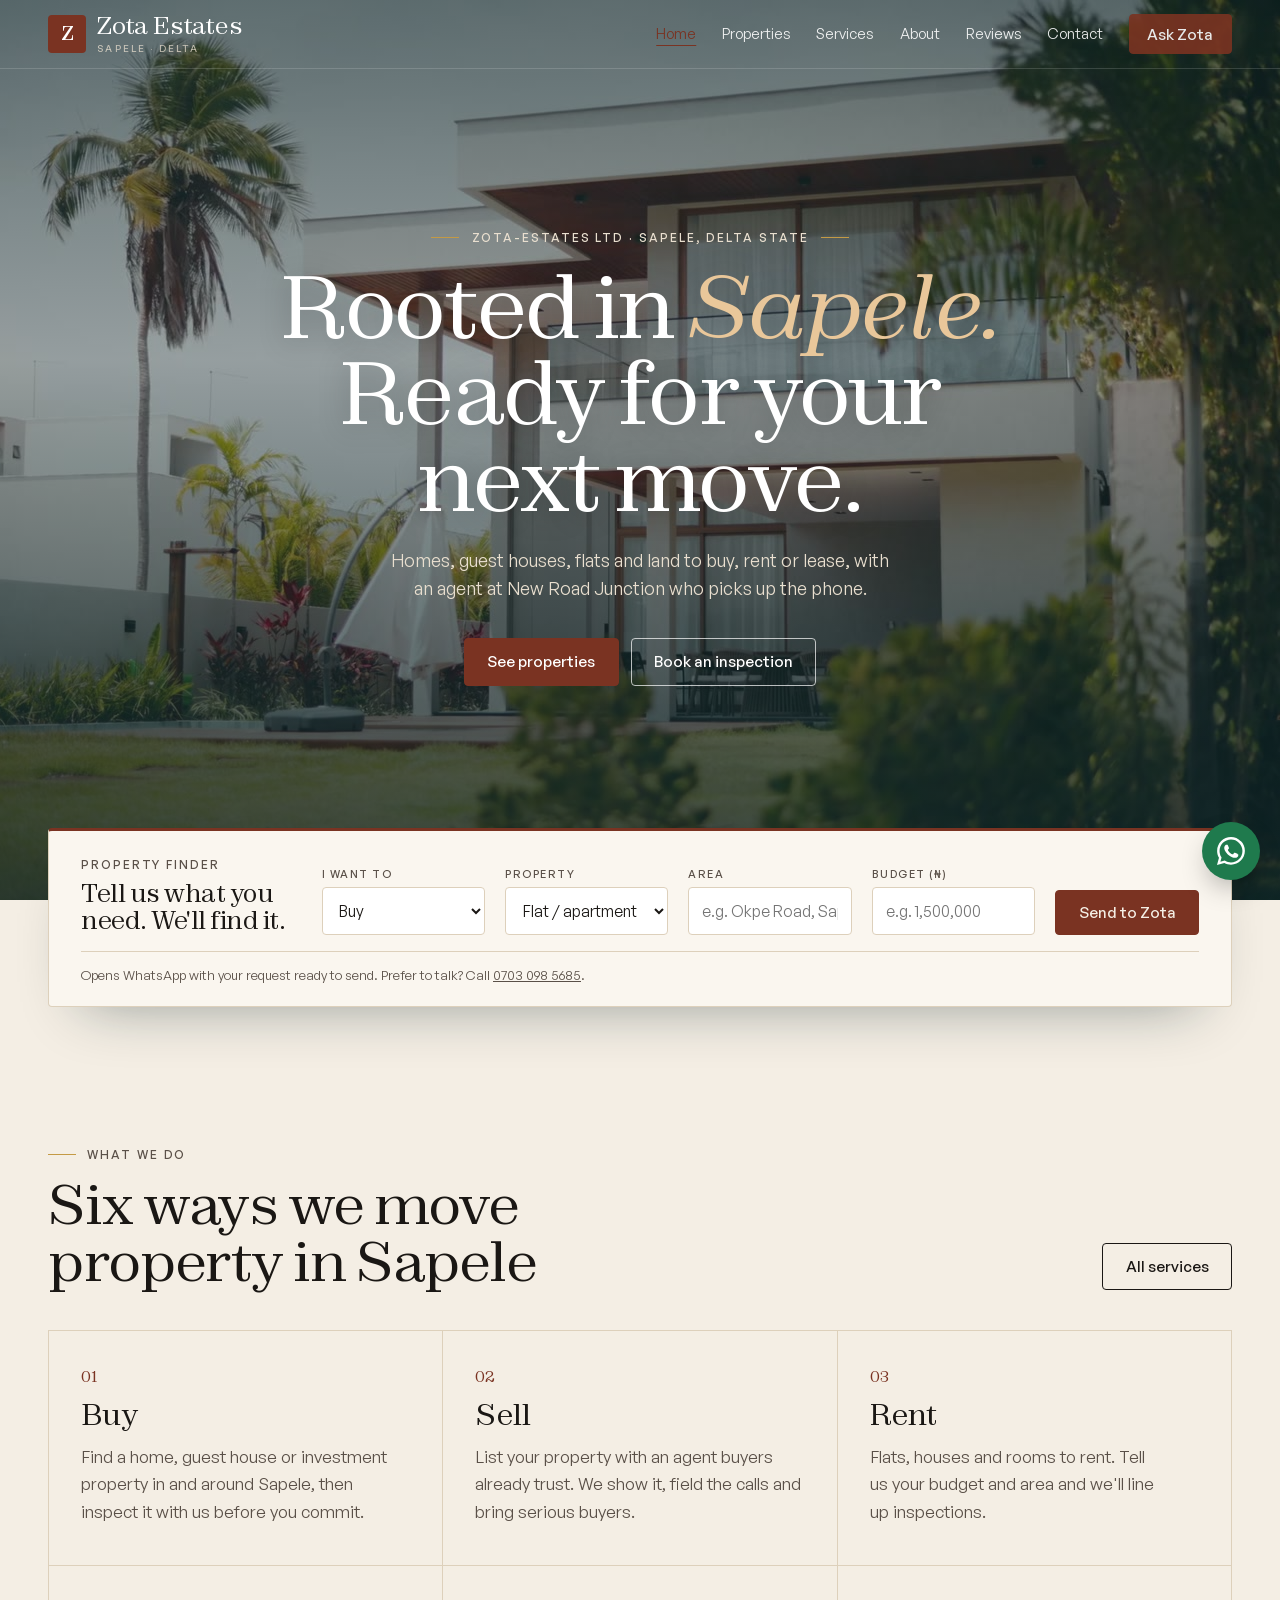
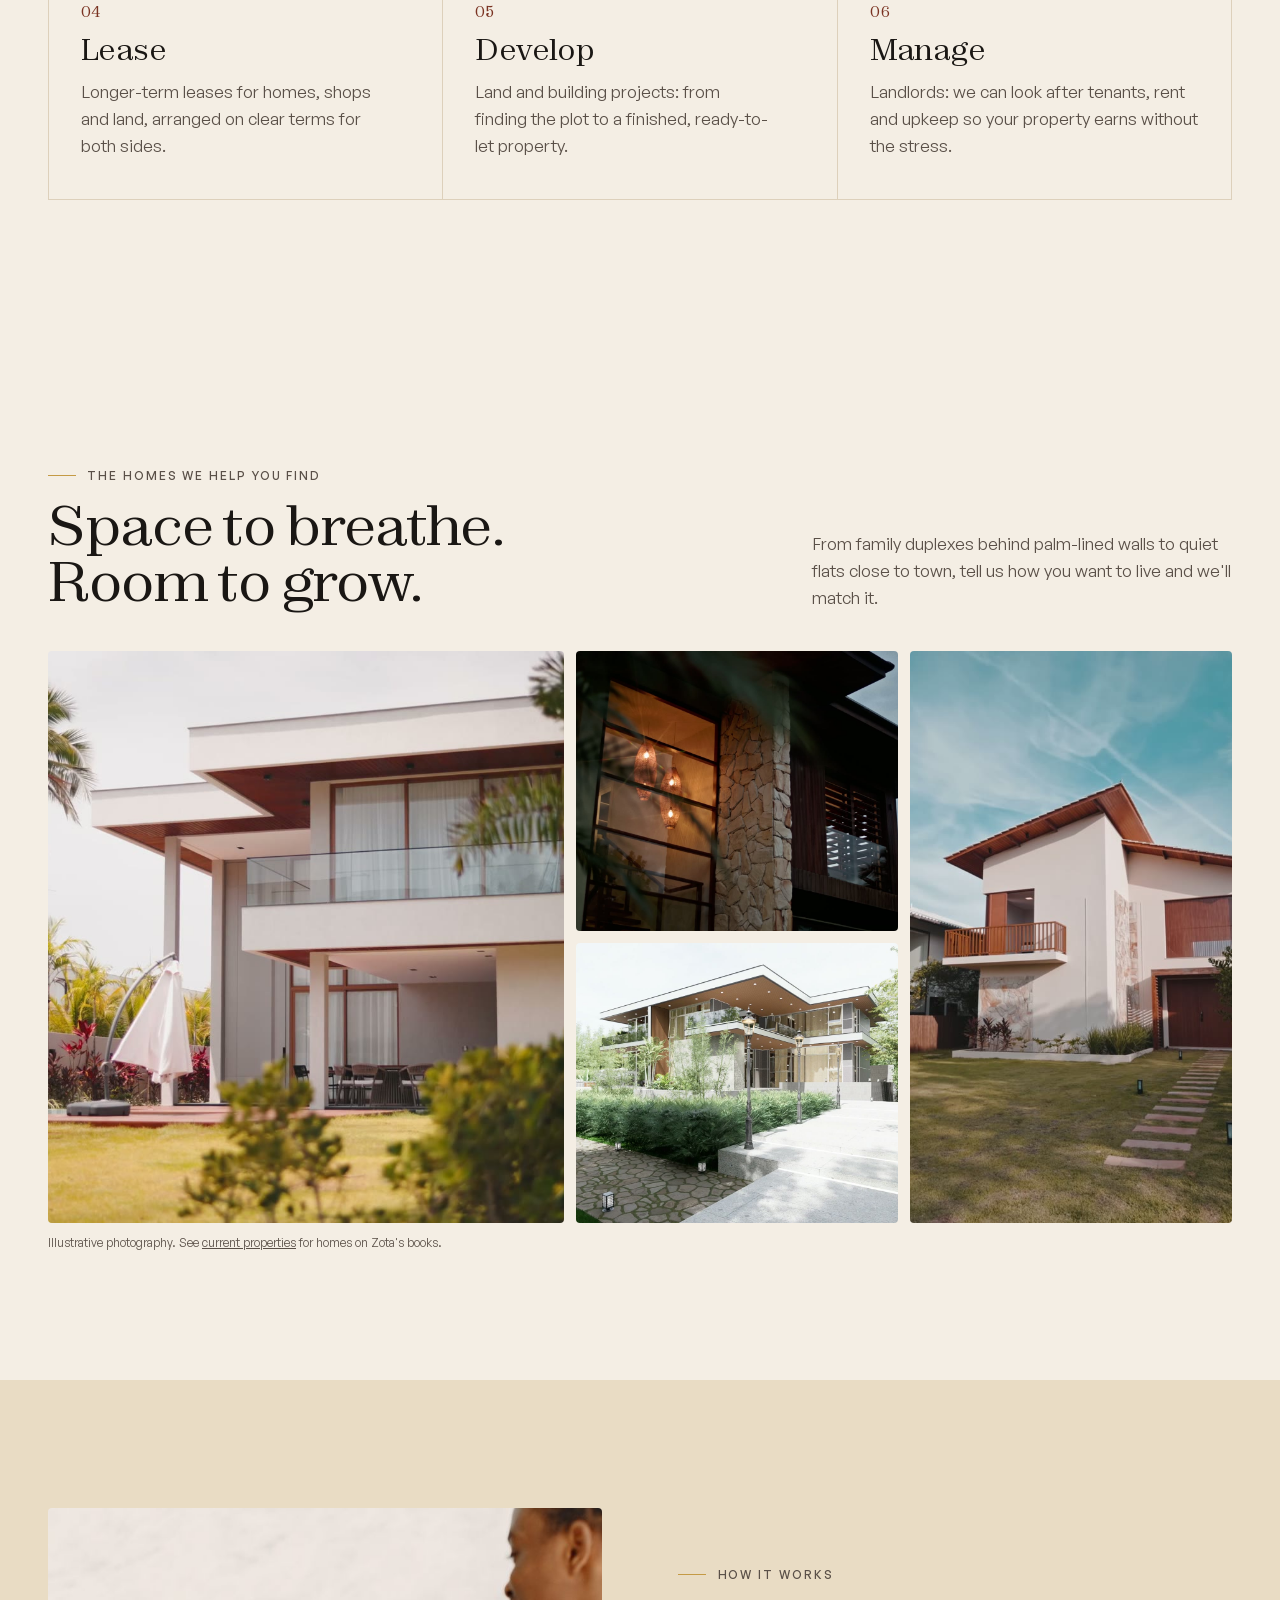
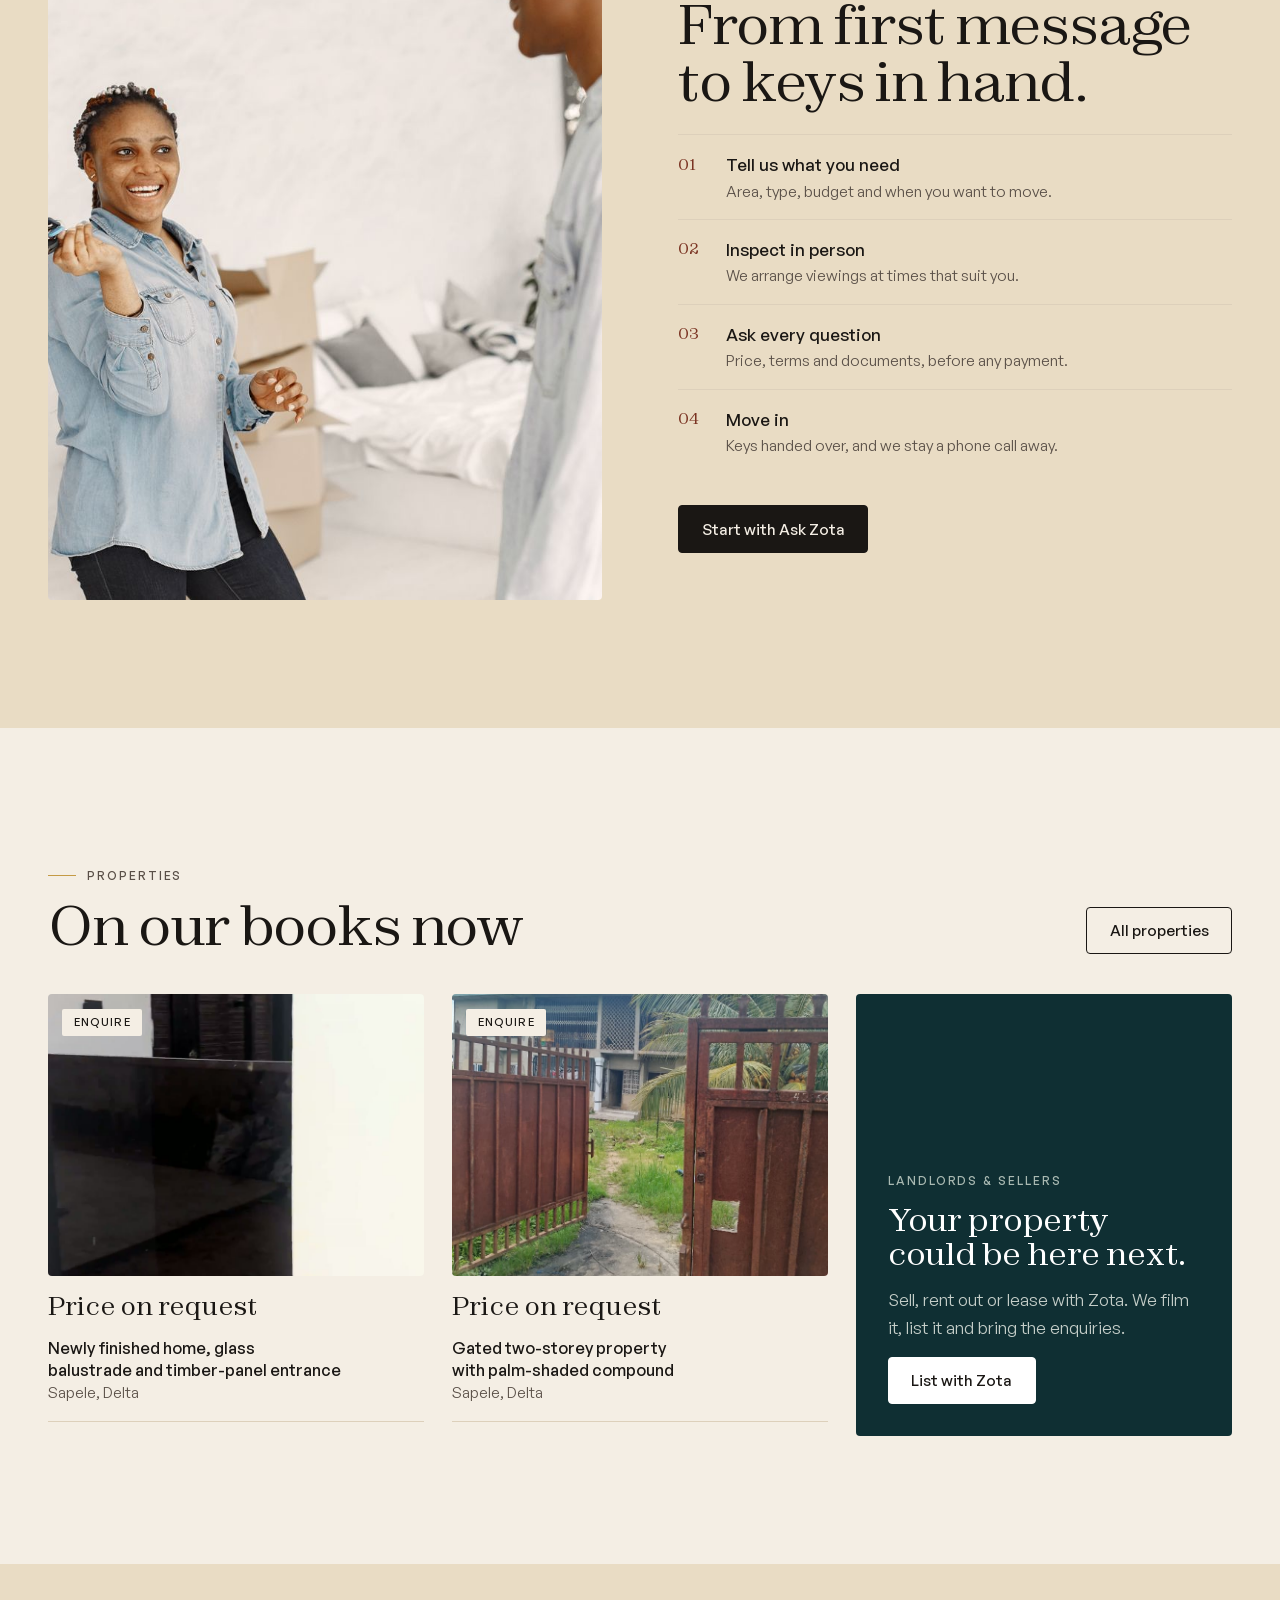
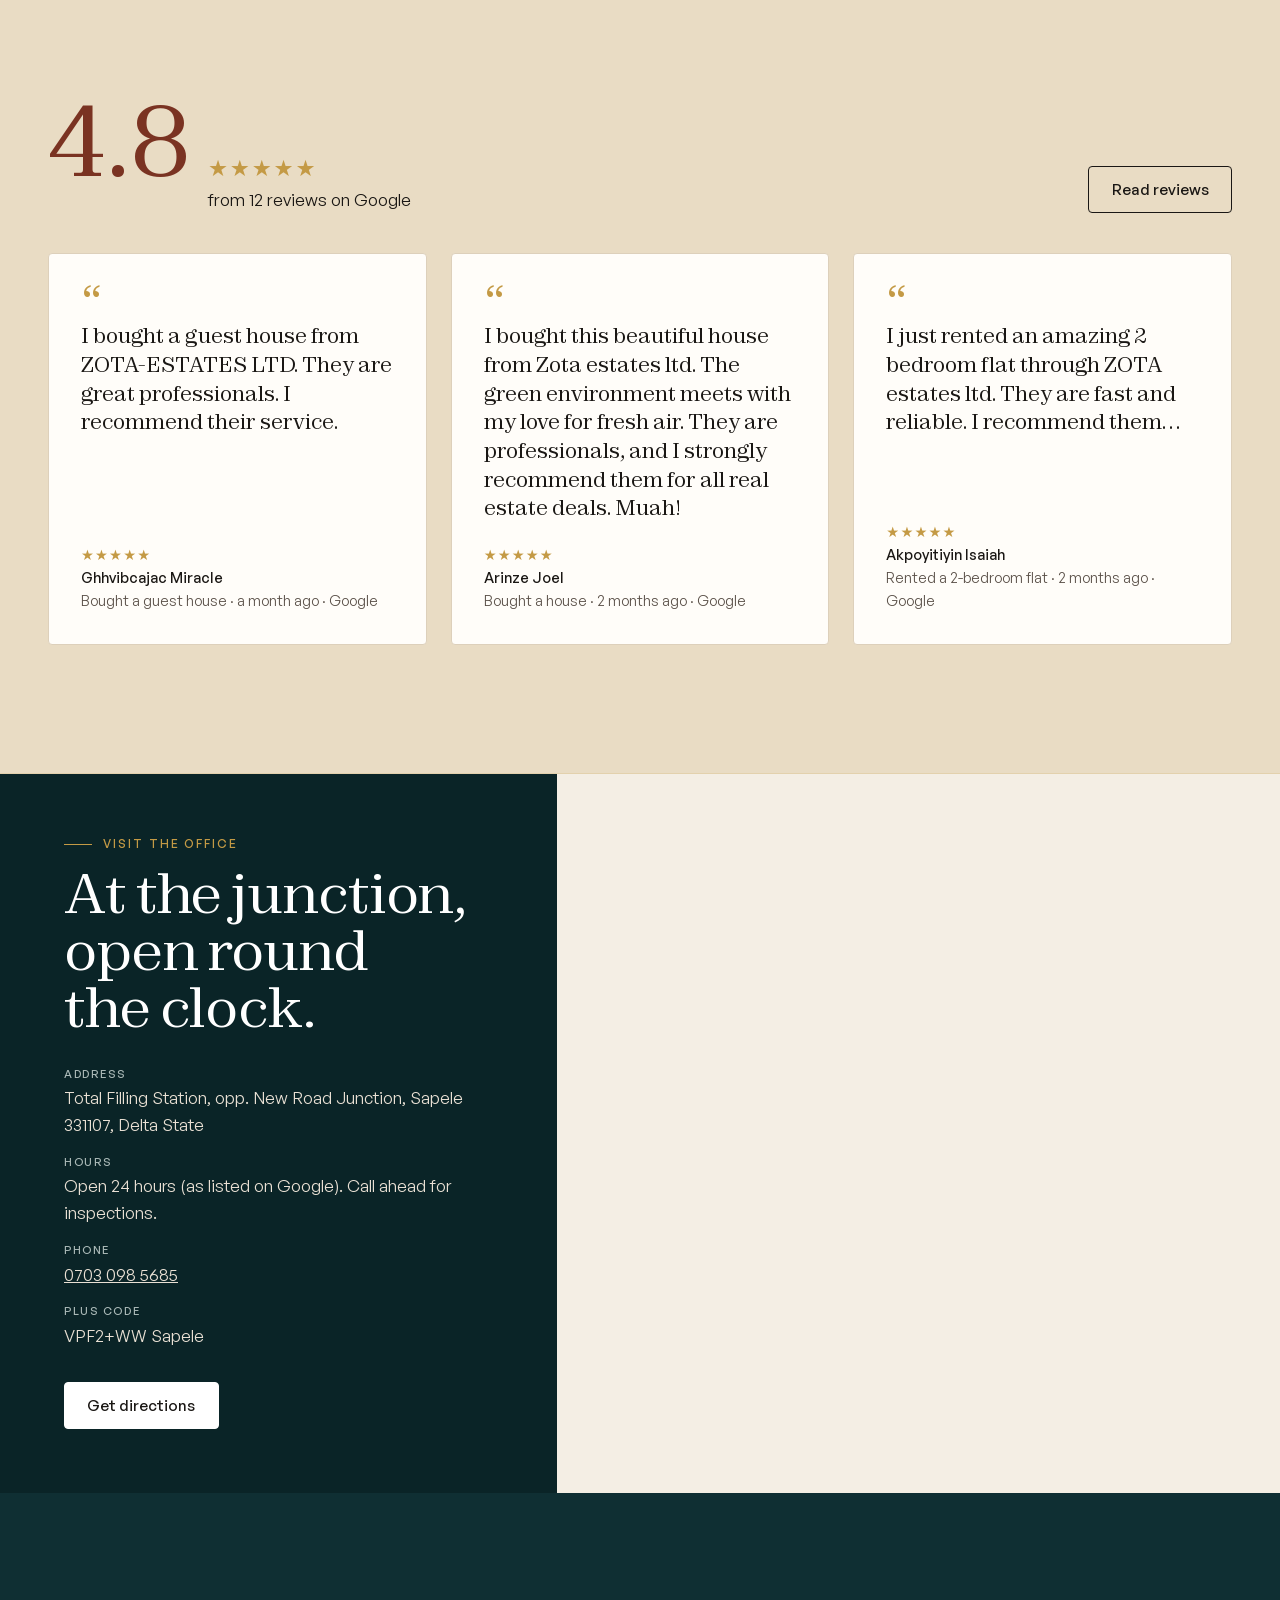
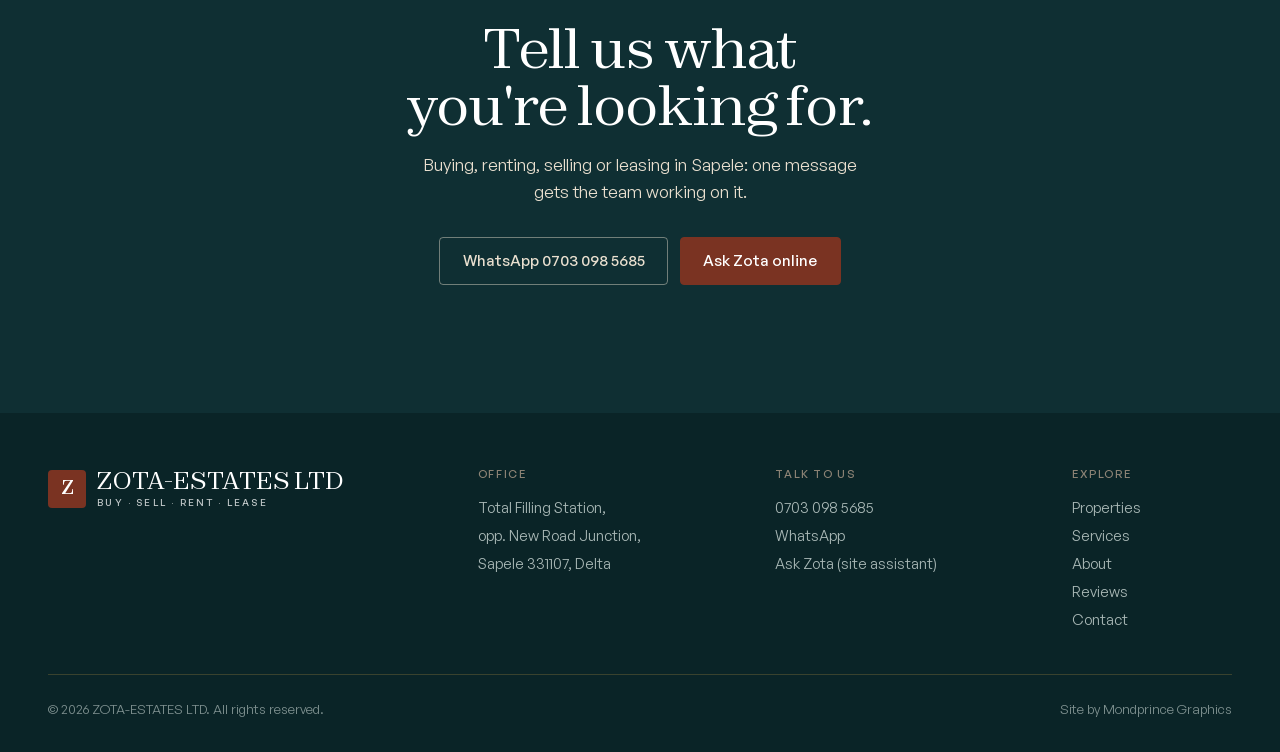
<file: index.html>
<!doctype html>
<html lang="en-NG">
<head>
  <meta charset="utf-8">
  <meta name="viewport" content="width=device-width, initial-scale=1, viewport-fit=cover">
  <title>Zota Estates · Buy, Sell, Rent & Lease Property in Sapele, Delta</title>
  <meta name="description" content="ZOTA-ESTATES LTD: estate agent at New Road Junction, Sapele. Buy, sell, rent and lease homes, guest houses and land. Rated 4.8 on Google. Call 0703 098 5685.">
  <meta name="theme-color" content="#f4eee4">
  <meta name="format-detection" content="telephone=no">
  <link rel="canonical" href="https://mondayjohn918.github.io/zota-estates/">
  <meta property="og:type" content="website">
  <meta property="og:site_name" content="Zota Estates">
  <meta property="og:title" content="Zota Estates · Buy, Sell, Rent & Lease Property in Sapele, Delta">
  <meta property="og:description" content="ZOTA-ESTATES LTD: estate agent at New Road Junction, Sapele. Buy, sell, rent and lease homes, guest houses and land. Rated 4.8 on Google. Call 0703 098 5685.">
  <meta property="og:image" content="https://mondayjohn918.github.io/zota-estates/assets/img/og-image.jpg">
  <link rel="icon" href="assets/img/favicon.svg" type="image/svg+xml">
  <link rel="preload" href="fonts/Zodiak-Variable.woff2" as="font" type="font/woff2" crossorigin>
  <link rel="preload" href="fonts/GeneralSans-Variable.woff2" as="font" type="font/woff2" crossorigin>
  <link rel="stylesheet" href="assets/styles.css?v=9">
  <link rel="stylesheet" href="assets/zota.css?v=9">
  <script type="application/ld+json">
{"@context":"https://schema.org","@type":"RealEstateAgent","name":"ZOTA-ESTATES LTD","telephone":"+2347030985685",
"address":{"@type":"PostalAddress","streetAddress":"Total Filling Station, opp. New Road Junction","addressLocality":"Sapele","postalCode":"331107","addressRegion":"Delta","addressCountry":"NG"},
"geo":{"@type":"GeoCoordinates","latitude":5.8747984,"longitude":5.7023029},
"openingHours":"Mo-Su 00:00-23:59","hasMap":"https://maps.app.goo.gl/vNpxEDnkJfA1ozzr5","url":"https://mondayjohn918.github.io/zota-estates/",
"aggregateRating":{"@type":"AggregateRating","ratingValue":"4.8","reviewCount":"12"}}
</script>
</head>
<body class="is-home">
  <a class="skip" href="#main">Skip to content</a>
  <header class="hdr">
    <div class="wrap hdr__in">
      <a class="logo" href="index.html" aria-label="Zota Estates home"><span class="logo__mark" aria-hidden="true">Z</span><span class="logo__txt">Zota Estates<small>Sapele · Delta</small></span></a>
      <button class="menu-btn" type="button" aria-expanded="false" aria-controls="nav">Menu</button>
      <nav class="nav" id="nav" aria-label="Main">
        <a href="index.html" aria-current="page">Home</a><a href="properties.html">Properties</a><a href="services.html">Services</a><a href="about.html">About</a><a href="reviews.html">Reviews</a><a href="contact.html">Contact</a>
        <a class="btn" href="assistant.html">Ask Zota</a>
      </nav>
    </div>
  </header>

  <main id="main">
    <section class="vhero" aria-labelledby="hero-title">
      <video id="hero-vid" class="vhero__bg" data-ambient src="assets/video/hero-homes.mp4" poster="assets/img/tropical-home.jpg" autoplay muted loop playsinline preload="auto" aria-hidden="true"></video>
      <div class="wrap vhero__in">
        <p class="eyebrow">ZOTA-ESTATES LTD · Sapele, Delta State</p>
        <h1 id="hero-title">Rooted in <em>Sapele.</em> Ready for your next move.</h1>
        <p class="vhero__sub">Homes, guest houses, flats and land to buy, rent or lease, with an agent at New Road Junction who picks up the phone.</p>
        <div class="vhero__cta">
          <a class="btn" href="properties.html">See properties</a>
          <a class="btn btn--light" data-wa="Hi Zota Estates, I'd like to book an inspection." href="#">Book an inspection</a>
        </div>
      </div>
      <div class="wrap vhero__foot">
        <a class="vhero__rating" href="reviews.html"><b>4.8</b><span class="stars" aria-hidden="true">★★★★★</span><span>12 Google reviews</span></a>
        <button class="vhero__toggle" data-vid-toggle="hero-vid" type="button" aria-label="Pause or play background video">Pause</button>
      </div>
    </section>

    <section class="finder" aria-labelledby="finder-title">
      <div class="wrap">
        <form id="finder" class="finder__card">
          <div class="finder__intro">
            <p class="eyebrow">Property finder</p>
            <h2 id="finder-title">Tell us what you need. We'll find it.</h2>
          </div>
          <label><span>I want to</span>
            <select name="intent"><option>Buy</option><option>Rent</option><option>Lease</option><option>Sell my property</option><option>Build / develop</option></select></label>
          <label><span>Property</span>
            <select name="type"><option>Flat / apartment</option><option>House / duplex</option><option>Land / plot</option><option>Guest house</option><option>Shop / office</option></select></label>
          <label><span>Area</span>
            <input name="area" placeholder="e.g. Okpe Road, Sapele" autocomplete="off"></label>
          <label><span>Budget (₦)</span>
            <input name="budget" inputmode="numeric" placeholder="e.g. 1,500,000" autocomplete="off"></label>
          <button class="btn" type="submit">Send to Zota</button>
          <p class="finder__note">Opens WhatsApp with your request ready to send. Prefer to talk? Call <a href="tel:+2347030985685">0703 098 5685</a>.</p>
        </form>
      </div>
    </section>

    <section class="sec">
      <div class="wrap">
        <div class="sec__head"><div><p class="eyebrow">What we do</p><h2>Six ways we move property in Sapele</h2></div><a class="btn btn--ghost" href="services.html">All services</a></div>
        <div class="svc"><a class="svc__item rv" href="services.html#buy"><b>01</b><h3>Buy</h3><p>Find a home, guest house or investment property in and around Sapele, then inspect it with us before you commit.</p></a><a class="svc__item rv" href="services.html#sell"><b>02</b><h3>Sell</h3><p>List your property with an agent buyers already trust. We show it, field the calls and bring serious buyers.</p></a><a class="svc__item rv" href="services.html#rent"><b>03</b><h3>Rent</h3><p>Flats, houses and rooms to rent. Tell us your budget and area and we'll line up inspections.</p></a><a class="svc__item rv" href="services.html#lease"><b>04</b><h3>Lease</h3><p>Longer-term leases for homes, shops and land, arranged on clear terms for both sides.</p></a><a class="svc__item rv" href="services.html#develop"><b>05</b><h3>Develop</h3><p>Land and building projects: from finding the plot to a finished, ready-to-let property.</p></a><a class="svc__item rv" href="services.html#manage"><b>06</b><h3>Manage</h3><p>Landlords: we can look after tenants, rent and upkeep so your property earns without the stress.</p></a></div>
      </div>
    </section>

    <section class="sec homes">
      <div class="wrap">
        <div class="sec__head"><div><p class="eyebrow">The homes we help you find</p><h2>Space to breathe. Room to grow.</h2></div><p class="homes__lede">From family duplexes behind palm-lined walls to quiet flats close to town, tell us how you want to live and we'll match it.</p></div>
        <div class="mosaic">
          <figure class="mosaic__a rv"><img src="assets/img/tropical-home.jpg" alt="Modern two-storey home with palm trees and a green lawn" loading="lazy"></figure>
          <figure class="mosaic__b rv"><img src="assets/img/timber-lights.jpg" alt="Timber-framed home with warm pendant lights at dusk" loading="lazy"></figure>
          <figure class="mosaic__c rv"><img src="assets/img/villa-lawn.jpg" alt="Family homes with a wide lawn under a blue sky" loading="lazy"></figure>
          <figure class="mosaic__d rv"><img src="assets/img/modern-drive.jpg" alt="Modern home with a landscaped stone driveway" loading="lazy"></figure>
        </div>
        <p class="illus">Illustrative photography. See <a href="properties.html">current properties</a> for homes on Zota's books.</p>
      </div>
    </section>

    <section class="sec keys">
      <div class="wrap split">
        <div class="split__media rv"><img src="assets/img/keys-smile.jpg" alt="A smiling new homeowner holding up her keys" loading="lazy"></div>
        <div class="rv">
          <p class="eyebrow">How it works</p>
          <h2>From first message to keys in hand.</h2>
          <ol class="steps-list">
            <li><b>Tell us what you need</b><span>Area, type, budget and when you want to move.</span></li>
            <li><b>Inspect in person</b><span>We arrange viewings at times that suit you.</span></li>
            <li><b>Ask every question</b><span>Price, terms and documents, before any payment.</span></li>
            <li><b>Move in</b><span>Keys handed over, and we stay a phone call away.</span></li>
          </ol>
          <div class="zhero__cta"><a class="btn" href="assistant.html">Start with Ask Zota</a></div>
        </div>
      </div>
    </section>

    <section class="sec">
      <div class="wrap">
        <div class="sec__head"><div><p class="eyebrow">Properties</p><h2>On our books now</h2></div><a class="btn btn--ghost" href="properties.html">All properties</a></div>
        <div id="featured" class="grid" aria-live="polite"></div>
      </div>
    </section>

    <section class="sec" style="background:var(--paper-2)">
      <div class="wrap">
        <div class="sec__head"><div class="bigscore"><b>4.8</b><div><span class="stars" style="font-size:1.4rem">★★★★★</span><p>from 12 reviews on Google</p></div></div><a class="btn btn--ghost" href="reviews.html">Read reviews</a></div>
        <div class="reviews"><figure class="review rv"><blockquote>I bought a guest house from ZOTA-ESTATES LTD. They are great professionals. I recommend their service.</blockquote><figcaption><span class="stars" aria-label="Google review">★★★★★</span><b>Ghhvibcajac Miracle</b>Bought a guest house · a month ago · Google</figcaption></figure><figure class="review rv"><blockquote>I bought this beautiful house from Zota estates ltd. The green environment meets with my love for fresh air. They are professionals, and I strongly recommend them for all real estate deals. Muah!</blockquote><figcaption><span class="stars" aria-label="Google review">★★★★★</span><b>Arinze Joel</b>Bought a house · 2 months ago · Google</figcaption></figure><figure class="review rv"><blockquote>I just rented an amazing 2 bedroom flat through ZOTA estates ltd. They are fast and reliable. I recommend them…</blockquote><figcaption><span class="stars" aria-label="Google review">★★★★★</span><b>Akpoyitiyin Isaiah</b>Rented a 2-bedroom flat · 2 months ago · Google</figcaption></figure></div>
      </div>
    </section>
    
    <section class="visit" aria-labelledby="visit-title">
      <div class="visit__info battens">
        <p class="eyebrow">Visit the office</p>
        <h2 id="visit-title">At the junction, open round the clock.</h2>
        <dl>
          <div><dt>Address</dt><dd>Total Filling Station, opp. New Road Junction, Sapele 331107, Delta State</dd></div>
          <div><dt>Hours</dt><dd>Open 24 hours (as listed on Google). Call ahead for inspections.</dd></div>
          <div><dt>Phone</dt><dd><a href="tel:+2347030985685">0703 098 5685</a></dd></div>
          <div><dt>Plus code</dt><dd>VPF2+WW Sapele</dd></div>
        </dl>
        <div><a class="btn" href="https://www.google.com/maps/dir/?api=1&destination=5.8747984,5.7023029" target="_blank" rel="noopener">Get directions</a></div>
      </div>
      <iframe title="Map showing ZOTA-ESTATES LTD, Sapele" src="https://maps.google.com/maps?q=5.8747984,5.7023029&z=16&output=embed" loading="lazy" referrerpolicy="no-referrer-when-downgrade"></iframe>
    </section>
    
    <section class="sec cta-band battens">
      <div class="wrap">
        <h2>Tell us what you're looking for.</h2>
        <p>Buying, renting, selling or leasing in Sapele: one message gets the team working on it.</p>
        <div class="row">
          <a class="btn btn--wa" data-wa="Hi Zota Estates, I'd like to make an enquiry." href="#">WhatsApp 0703 098 5685</a>
          <a class="btn" href="assistant.html">Ask Zota online</a>
        </div>
      </div>
    </section>
  </main>
  <footer class="ftr battens">
    <div class="wrap">
      <div class="ftr__in">
        <div><a class="logo" href="index.html"><span class="logo__mark" aria-hidden="true">Z</span><span class="logo__txt">ZOTA-ESTATES LTD<small>Buy · Sell · Rent · Lease</small></span></a></div>
        <div><h4>Office</h4>Total Filling Station,<br>opp. New Road Junction,<br>Sapele 331107, Delta</div>
        <div><h4>Talk to us</h4><a href="tel:+2347030985685">0703 098 5685</a><br><a data-wa href="#">WhatsApp</a><br><a href="assistant.html">Ask Zota (site assistant)</a></div>
        <div><h4>Explore</h4><a href="properties.html">Properties</a><br><a href="services.html">Services</a><br><a href="about.html">About</a><br><a href="reviews.html">Reviews</a><br><a href="contact.html">Contact</a></div>
      </div>
      <div class="ftr__legal"><span>© <span id="year"></span> ZOTA-ESTATES LTD. All rights reserved.</span><span>Site by Mondprince Graphics</span></div>
    </div>
  </footer>
  <a class="fab" data-wa href="#" aria-label="Chat with Zota Estates on WhatsApp"></a>
  <script src="assets/main.js?v=9" defer></script>
  <script src="assets/zota.js?v=9" defer></script>
</body>
</html>
</file>
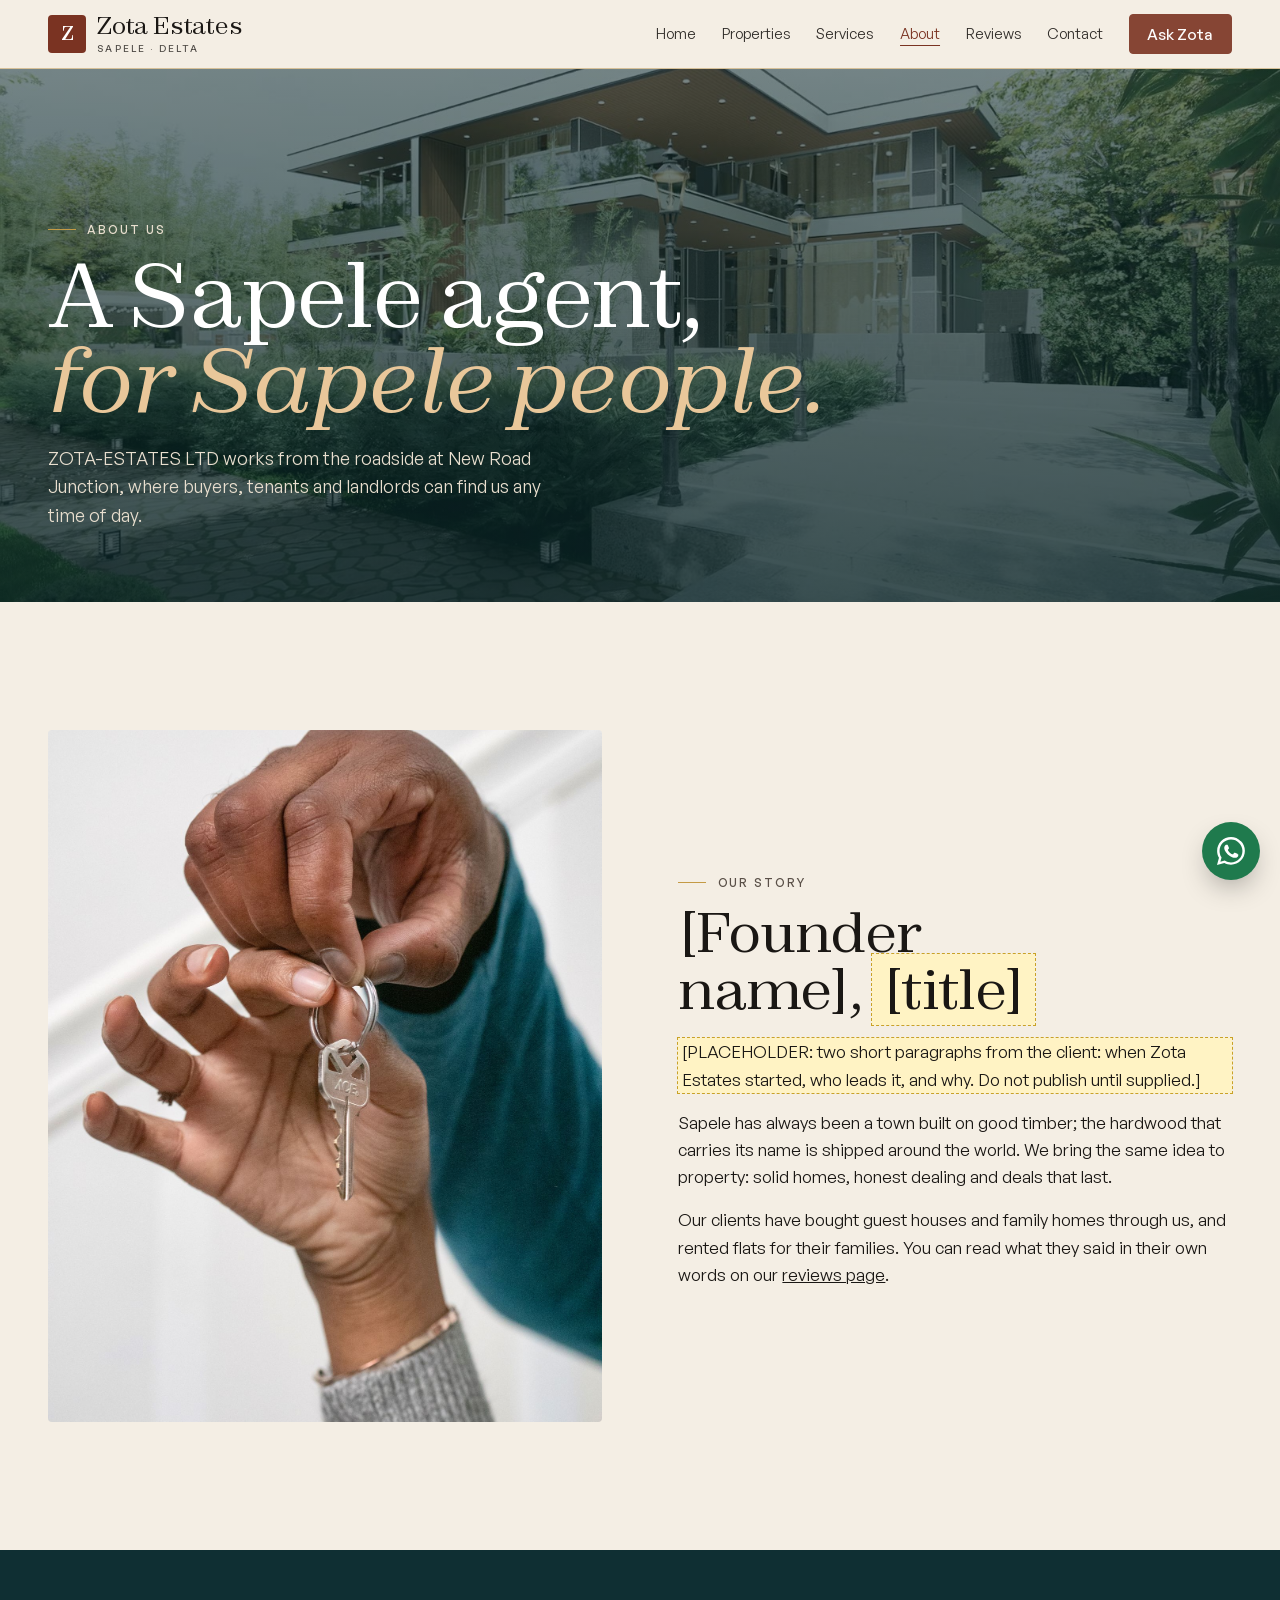
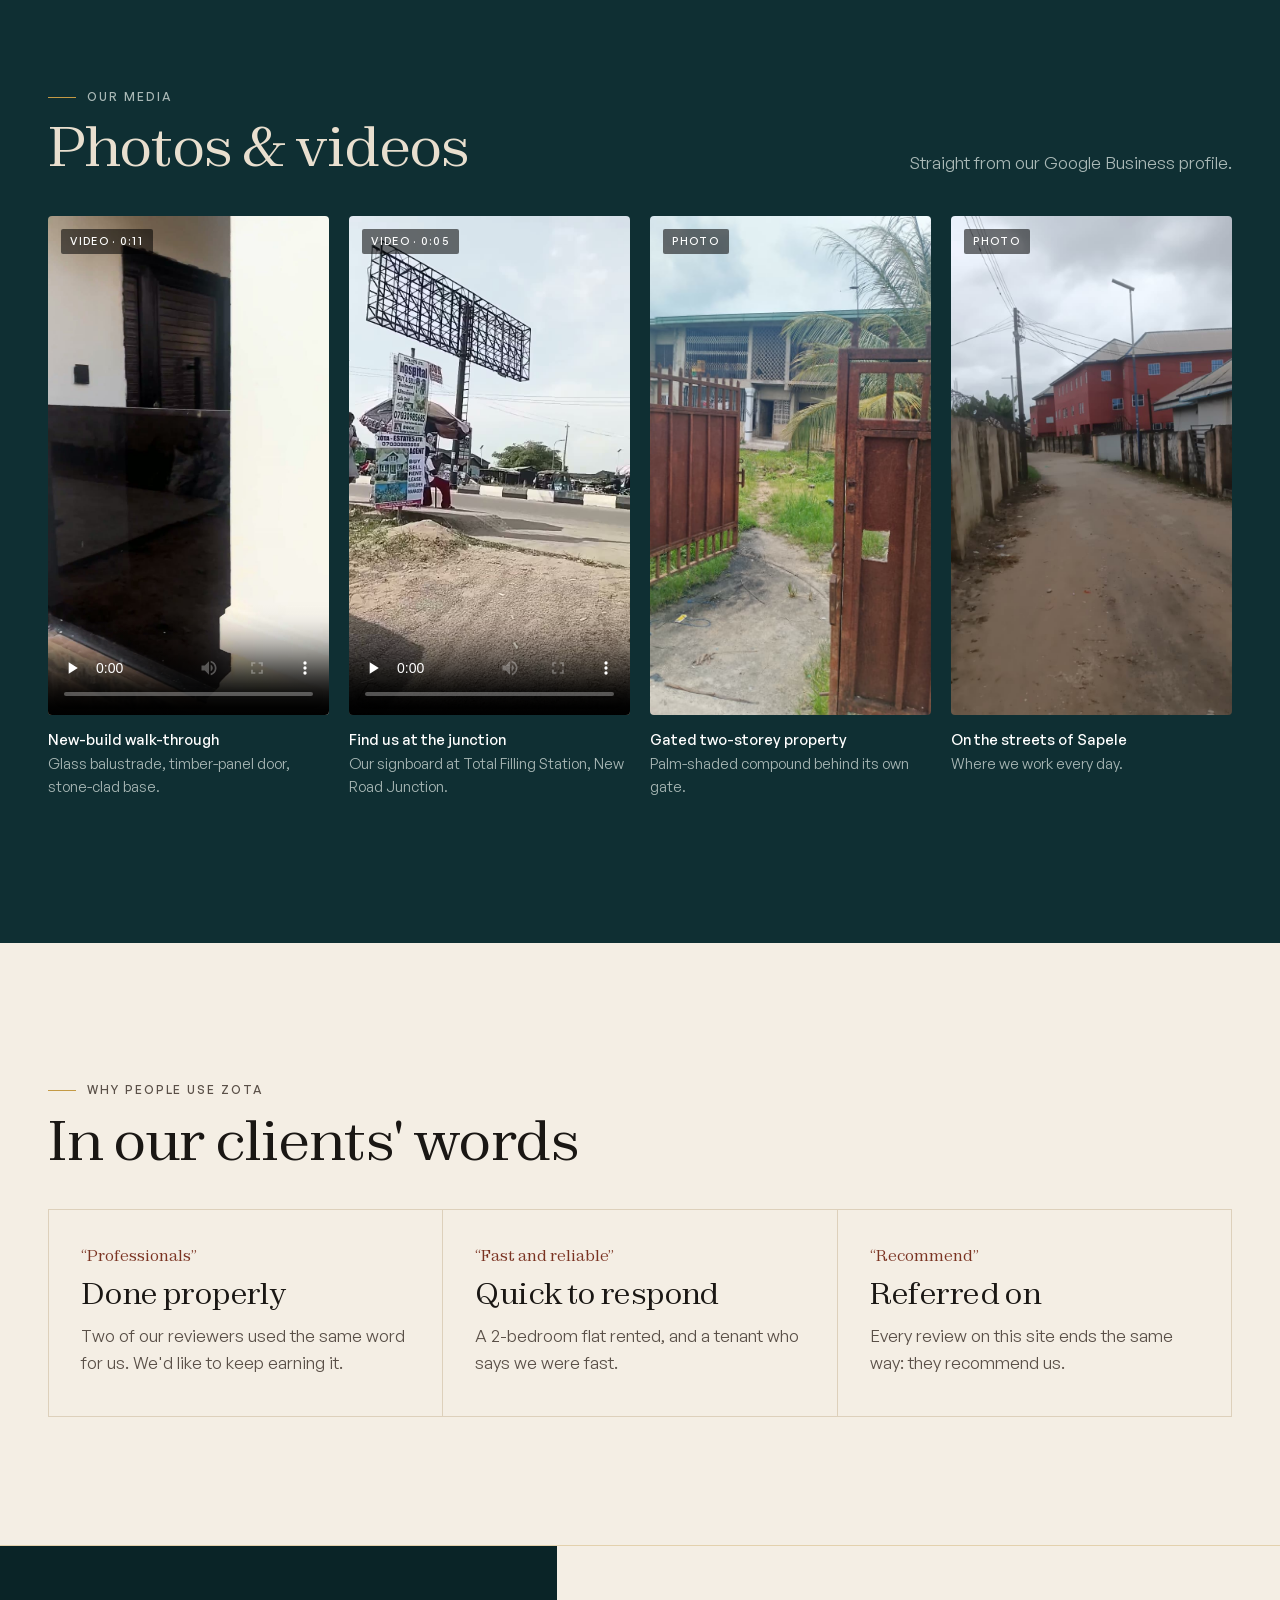
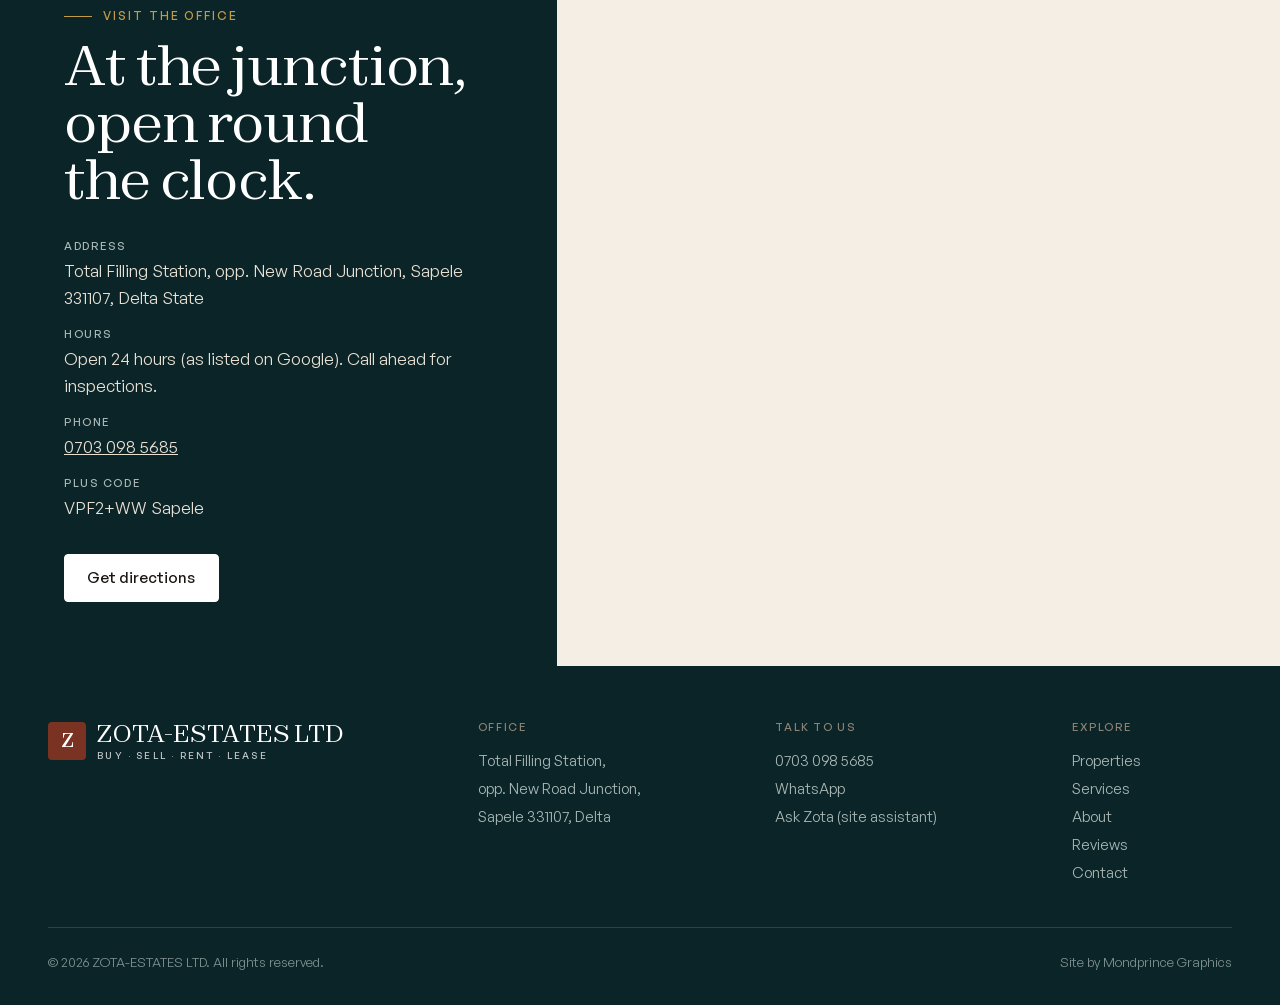
<file: about.html>
<!doctype html>
<html lang="en-NG">
<head>
  <meta charset="utf-8">
  <meta name="viewport" content="width=device-width, initial-scale=1, viewport-fit=cover">
  <title>About Zota Estates · Estate Agent at New Road Junction, Sapele</title>
  <meta name="description" content="About ZOTA-ESTATES LTD, the estate agent at Total Filling Station, New Road Junction, Sapele, Delta State.">
  <meta name="theme-color" content="#f4eee4">
  <meta name="format-detection" content="telephone=no">
  <link rel="canonical" href="https://mondayjohn918.github.io/zota-estates/about.html">
  <meta property="og:type" content="website">
  <meta property="og:site_name" content="Zota Estates">
  <meta property="og:title" content="About Zota Estates · Estate Agent at New Road Junction, Sapele">
  <meta property="og:description" content="About ZOTA-ESTATES LTD, the estate agent at Total Filling Station, New Road Junction, Sapele, Delta State.">
  <meta property="og:image" content="https://mondayjohn918.github.io/zota-estates/assets/img/og-image.jpg">
  <link rel="icon" href="assets/img/favicon.svg" type="image/svg+xml">
  <link rel="preload" href="fonts/Zodiak-Variable.woff2" as="font" type="font/woff2" crossorigin>
  <link rel="preload" href="fonts/GeneralSans-Variable.woff2" as="font" type="font/woff2" crossorigin>
  <link rel="stylesheet" href="assets/styles.css?v=9">
  <link rel="stylesheet" href="assets/zota.css?v=9">
  
</head>
<body>
  <a class="skip" href="#main">Skip to content</a>
  <header class="hdr">
    <div class="wrap hdr__in">
      <a class="logo" href="index.html" aria-label="Zota Estates home"><span class="logo__mark" aria-hidden="true">Z</span><span class="logo__txt">Zota Estates<small>Sapele · Delta</small></span></a>
      <button class="menu-btn" type="button" aria-expanded="false" aria-controls="nav">Menu</button>
      <nav class="nav" id="nav" aria-label="Main">
        <a href="index.html">Home</a><a href="properties.html">Properties</a><a href="services.html">Services</a><a href="about.html" aria-current="page">About</a><a href="reviews.html">Reviews</a><a href="contact.html">Contact</a>
        <a class="btn" href="assistant.html">Ask Zota</a>
      </nav>
    </div>
  </header>

  <main id="main">
    <section class="phero phero--img" style="background-image:url(assets/img/modern-drive.jpg)"><div class="wrap">
      <p class="eyebrow">About us</p>
      <h1>A Sapele agent, <em>for Sapele people.</em></h1>
      <p class="lead">ZOTA-ESTATES LTD works from the roadside at New Road Junction, where buyers, tenants and landlords can find us any time of day.</p>
    </div></section>
    <section class="sec"><div class="wrap split">
      <div class="split__media rv"><img src="assets/img/key-handover.jpg" alt="A house key being handed from one person to another"></div>
      <div class="rv">
        <p class="eyebrow">Our story</p>
        <h2>[Founder name], <span class="ph">[title]</span></h2>
        <p class="ph">[PLACEHOLDER: two short paragraphs from the client: when Zota Estates started, who leads it, and why. Do not publish until supplied.]</p>
        <p>Sapele has always been a town built on good timber; the hardwood that carries its name is shipped around the world. We bring the same idea to property: solid homes, honest dealing and deals that last.</p>
        <p>Our clients have bought guest houses and family homes through us, and rented flats for their families. You can read what they said in their own words on our <a href="reviews.html">reviews page</a>.</p>
      </div>
    </div></section>
    <section class="sec field battens"><div class="wrap">
      <div class="sec__head"><div><p class="eyebrow">Our media</p><h2>Photos & videos</h2></div><p>Straight from our Google Business profile.</p></div>
      <div class="reels"><figure class="reel"><div class="reel__media"><span class="badge">Video · 0:11</span><video src="assets/video/new-build-tour.mp4" poster="assets/img/tour-2.jpg" controls playsinline preload="none"></video></div><figcaption><b>New-build walk-through</b>Glass balustrade, timber-panel door, stone-clad base.</figcaption></figure><figure class="reel"><div class="reel__media"><span class="badge">Video · 0:05</span><video src="assets/video/office-sign.mp4" poster="assets/img/office-sign-poster.jpg" controls playsinline preload="none"></video></div><figcaption><b>Find us at the junction</b>Our signboard at Total Filling Station, New Road Junction.</figcaption></figure><figure class="reel"><div class="reel__media"><span class="badge">Photo</span><img src="assets/img/gated-property.jpg" alt="Gated two-storey property" loading="lazy"></div><figcaption><b>Gated two-storey property</b>Palm-shaded compound behind its own gate.</figcaption></figure><figure class="reel"><div class="reel__media"><span class="badge">Photo</span><img src="assets/img/sapele-street.jpg" alt="On the streets of Sapele" loading="lazy"></div><figcaption><b>On the streets of Sapele</b>Where we work every day.</figcaption></figure></div>
    </div></section>
    <section class="sec"><div class="wrap">
      <div class="sec__head"><div><p class="eyebrow">Why people use Zota</p><h2>In our clients' words</h2></div></div>
      <div class="svc" style="grid-template-columns:repeat(auto-fit,minmax(240px,1fr))">
        <div class="svc__item"><b>“Professionals”</b><h3>Done properly</h3><p>Two of our reviewers used the same word for us. We'd like to keep earning it.</p></div>
        <div class="svc__item"><b>“Fast and reliable”</b><h3>Quick to respond</h3><p>A 2-bedroom flat rented, and a tenant who says we were fast.</p></div>
        <div class="svc__item"><b>“Recommend”</b><h3>Referred on</h3><p>Every review on this site ends the same way: they recommend us.</p></div>
      </div>
      <!-- Add ONLY real, verified credentials here (CAC RC number, REDAN/NIESV membership) once the client supplies them -->
    </div></section>
    
    <section class="visit" aria-labelledby="visit-title">
      <div class="visit__info battens">
        <p class="eyebrow">Visit the office</p>
        <h2 id="visit-title">At the junction, open round the clock.</h2>
        <dl>
          <div><dt>Address</dt><dd>Total Filling Station, opp. New Road Junction, Sapele 331107, Delta State</dd></div>
          <div><dt>Hours</dt><dd>Open 24 hours (as listed on Google). Call ahead for inspections.</dd></div>
          <div><dt>Phone</dt><dd><a href="tel:+2347030985685">0703 098 5685</a></dd></div>
          <div><dt>Plus code</dt><dd>VPF2+WW Sapele</dd></div>
        </dl>
        <div><a class="btn" href="https://www.google.com/maps/dir/?api=1&destination=5.8747984,5.7023029" target="_blank" rel="noopener">Get directions</a></div>
      </div>
      <iframe title="Map showing ZOTA-ESTATES LTD, Sapele" src="https://maps.google.com/maps?q=5.8747984,5.7023029&z=16&output=embed" loading="lazy" referrerpolicy="no-referrer-when-downgrade"></iframe>
    </section>
  </main>
  <footer class="ftr battens">
    <div class="wrap">
      <div class="ftr__in">
        <div><a class="logo" href="index.html"><span class="logo__mark" aria-hidden="true">Z</span><span class="logo__txt">ZOTA-ESTATES LTD<small>Buy · Sell · Rent · Lease</small></span></a></div>
        <div><h4>Office</h4>Total Filling Station,<br>opp. New Road Junction,<br>Sapele 331107, Delta</div>
        <div><h4>Talk to us</h4><a href="tel:+2347030985685">0703 098 5685</a><br><a data-wa href="#">WhatsApp</a><br><a href="assistant.html">Ask Zota (site assistant)</a></div>
        <div><h4>Explore</h4><a href="properties.html">Properties</a><br><a href="services.html">Services</a><br><a href="about.html">About</a><br><a href="reviews.html">Reviews</a><br><a href="contact.html">Contact</a></div>
      </div>
      <div class="ftr__legal"><span>© <span id="year"></span> ZOTA-ESTATES LTD. All rights reserved.</span><span>Site by Mondprince Graphics</span></div>
    </div>
  </footer>
  <a class="fab" data-wa href="#" aria-label="Chat with Zota Estates on WhatsApp"></a>
  <script src="assets/main.js?v=9" defer></script>
  <script src="assets/zota.js?v=9" defer></script>
</body>
</html>
</file>
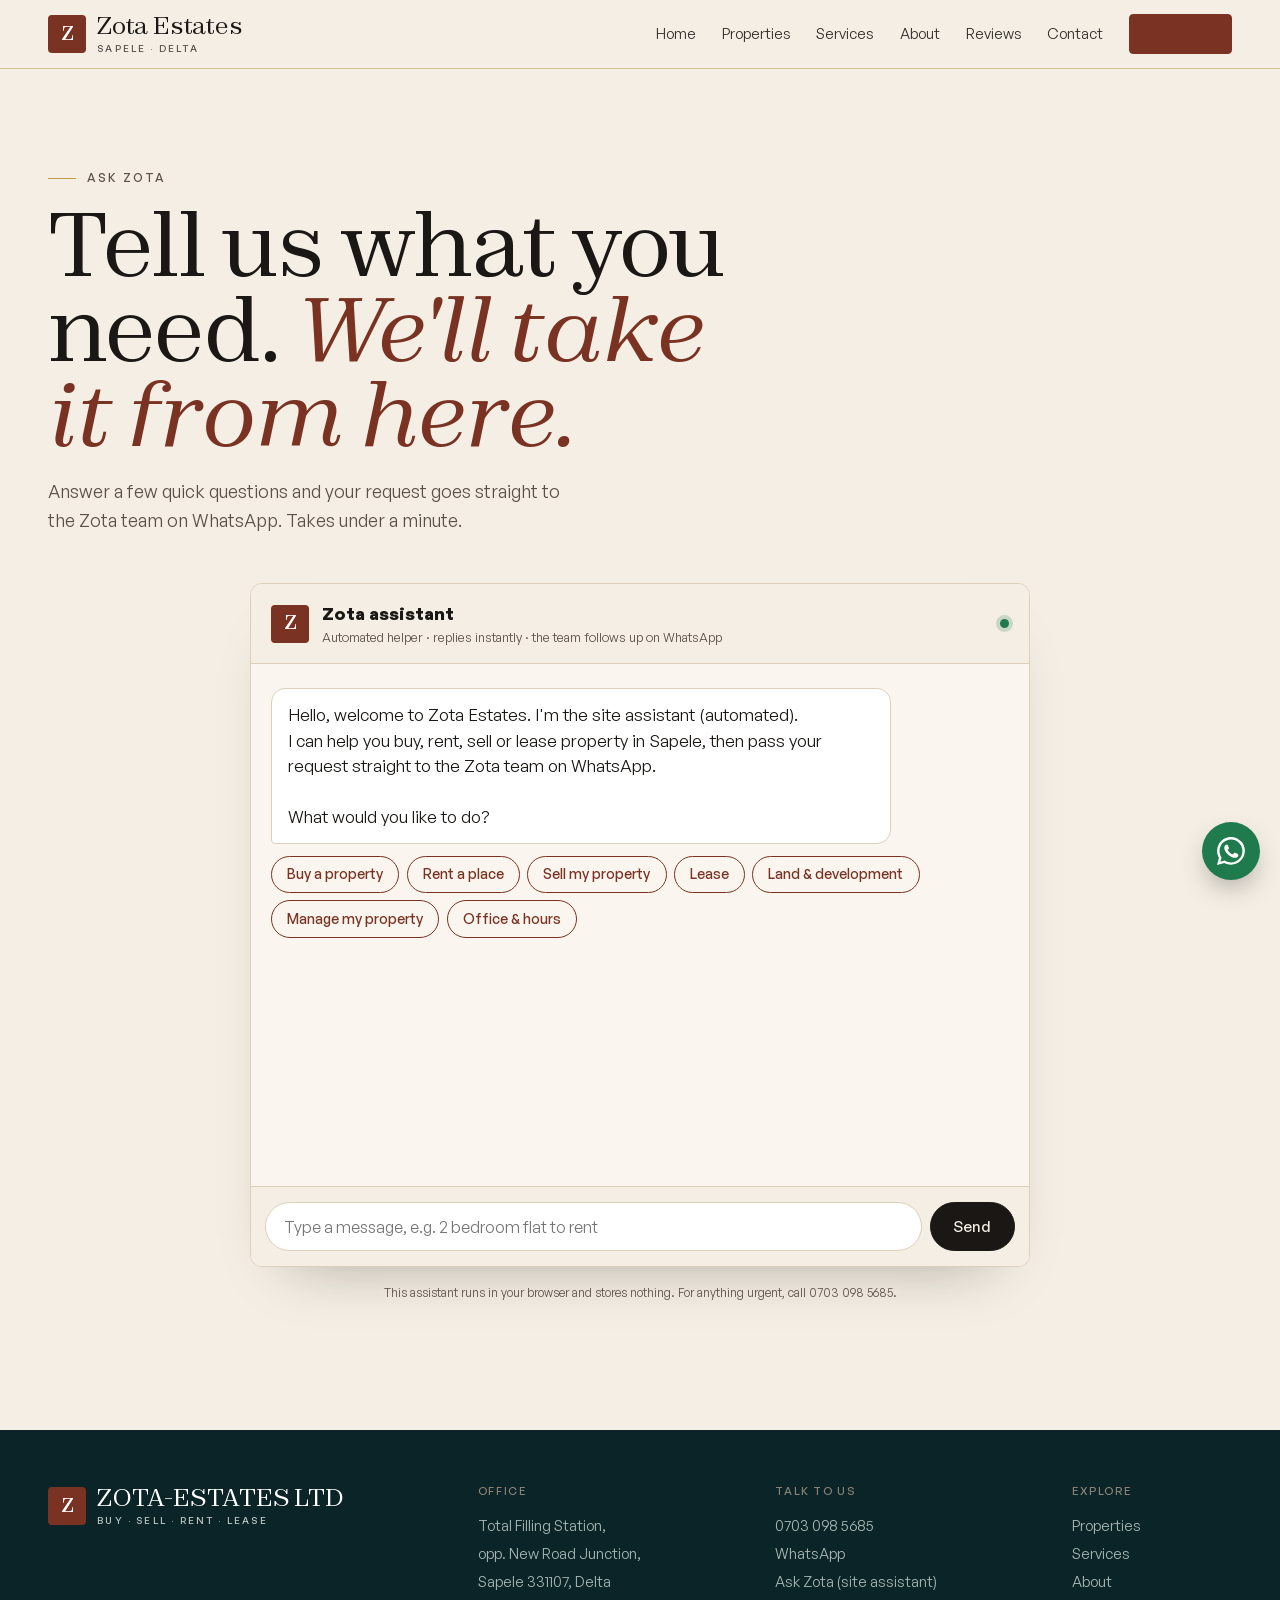
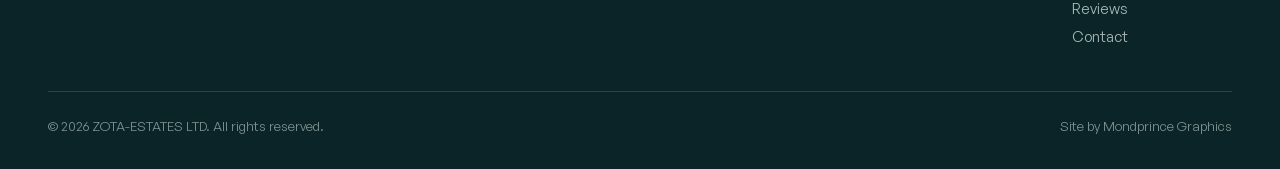
<file: assistant.html>
<!doctype html>
<html lang="en-NG">
<head>
  <meta charset="utf-8">
  <meta name="viewport" content="width=device-width, initial-scale=1, viewport-fit=cover">
  <title>Ask Zota · Property Assistant · Zota Estates</title>
  <meta name="description" content="Ask Zota: tell the Zota Estates assistant what you want to buy, rent, sell or lease in Sapele and send it to the team on WhatsApp.">
  <meta name="theme-color" content="#f4eee4">
  <meta name="format-detection" content="telephone=no">
  <link rel="canonical" href="https://mondayjohn918.github.io/zota-estates/assistant.html">
  <meta property="og:type" content="website">
  <meta property="og:site_name" content="Zota Estates">
  <meta property="og:title" content="Ask Zota · Property Assistant · Zota Estates">
  <meta property="og:description" content="Ask Zota: tell the Zota Estates assistant what you want to buy, rent, sell or lease in Sapele and send it to the team on WhatsApp.">
  <meta property="og:image" content="https://mondayjohn918.github.io/zota-estates/assets/img/og-image.jpg">
  <link rel="icon" href="assets/img/favicon.svg" type="image/svg+xml">
  <link rel="preload" href="fonts/Zodiak-Variable.woff2" as="font" type="font/woff2" crossorigin>
  <link rel="preload" href="fonts/GeneralSans-Variable.woff2" as="font" type="font/woff2" crossorigin>
  <link rel="stylesheet" href="assets/styles.css?v=9">
  <link rel="stylesheet" href="assets/zota.css?v=9">
  
</head>
<body>
  <a class="skip" href="#main">Skip to content</a>
  <header class="hdr">
    <div class="wrap hdr__in">
      <a class="logo" href="index.html" aria-label="Zota Estates home"><span class="logo__mark" aria-hidden="true">Z</span><span class="logo__txt">Zota Estates<small>Sapele · Delta</small></span></a>
      <button class="menu-btn" type="button" aria-expanded="false" aria-controls="nav">Menu</button>
      <nav class="nav" id="nav" aria-label="Main">
        <a href="index.html">Home</a><a href="properties.html">Properties</a><a href="services.html">Services</a><a href="about.html">About</a><a href="reviews.html">Reviews</a><a href="contact.html">Contact</a>
        <a class="btn" href="assistant.html" aria-current="page">Ask Zota</a>
      </nav>
    </div>
  </header>

  <main id="main">
    <section class="phero battens--ink" style="border:0;padding-bottom:1.5rem"><div class="wrap">
      <p class="eyebrow">Ask Zota</p>
      <h1>Tell us what you need. <em>We'll take it from here.</em></h1>
      <p class="lead">Answer a few quick questions and your request goes straight to the Zota team on WhatsApp. Takes under a minute.</p>
    </div></section>
    <section class="sec" style="padding-top:1.5rem"><div class="wrap">
      <div class="chat" role="region" aria-label="Zota Estates assistant">
        <div class="chat__top"><span class="logo__mark" aria-hidden="true">Z</span><div><b>Zota assistant</b><small>Automated helper · replies instantly · the team follows up on WhatsApp</small></div><span class="dot" aria-hidden="true" style="margin-left:auto"></span></div>
        <div id="chat-log" class="chat__log" aria-live="polite"></div>
        <form id="chat-form" class="chat__form"><input id="chat-input" autocomplete="off" placeholder="Type a message, e.g. 2 bedroom flat to rent" aria-label="Your message"><button class="btn" type="submit">Send</button></form>
      </div>
      <p class="illus" style="text-align:center;margin-top:1rem">This assistant runs in your browser and stores nothing. For anything urgent, call 0703 098 5685.</p>
    </div></section>
  </main>
  <footer class="ftr battens">
    <div class="wrap">
      <div class="ftr__in">
        <div><a class="logo" href="index.html"><span class="logo__mark" aria-hidden="true">Z</span><span class="logo__txt">ZOTA-ESTATES LTD<small>Buy · Sell · Rent · Lease</small></span></a></div>
        <div><h4>Office</h4>Total Filling Station,<br>opp. New Road Junction,<br>Sapele 331107, Delta</div>
        <div><h4>Talk to us</h4><a href="tel:+2347030985685">0703 098 5685</a><br><a data-wa href="#">WhatsApp</a><br><a href="assistant.html">Ask Zota (site assistant)</a></div>
        <div><h4>Explore</h4><a href="properties.html">Properties</a><br><a href="services.html">Services</a><br><a href="about.html">About</a><br><a href="reviews.html">Reviews</a><br><a href="contact.html">Contact</a></div>
      </div>
      <div class="ftr__legal"><span>© <span id="year"></span> ZOTA-ESTATES LTD. All rights reserved.</span><span>Site by Mondprince Graphics</span></div>
    </div>
  </footer>
  <a class="fab" data-wa href="#" aria-label="Chat with Zota Estates on WhatsApp"></a>
  <script src="assets/main.js?v=9" defer></script>
  <script src="assets/zota.js?v=9" defer></script>
</body>
</html>
</file>
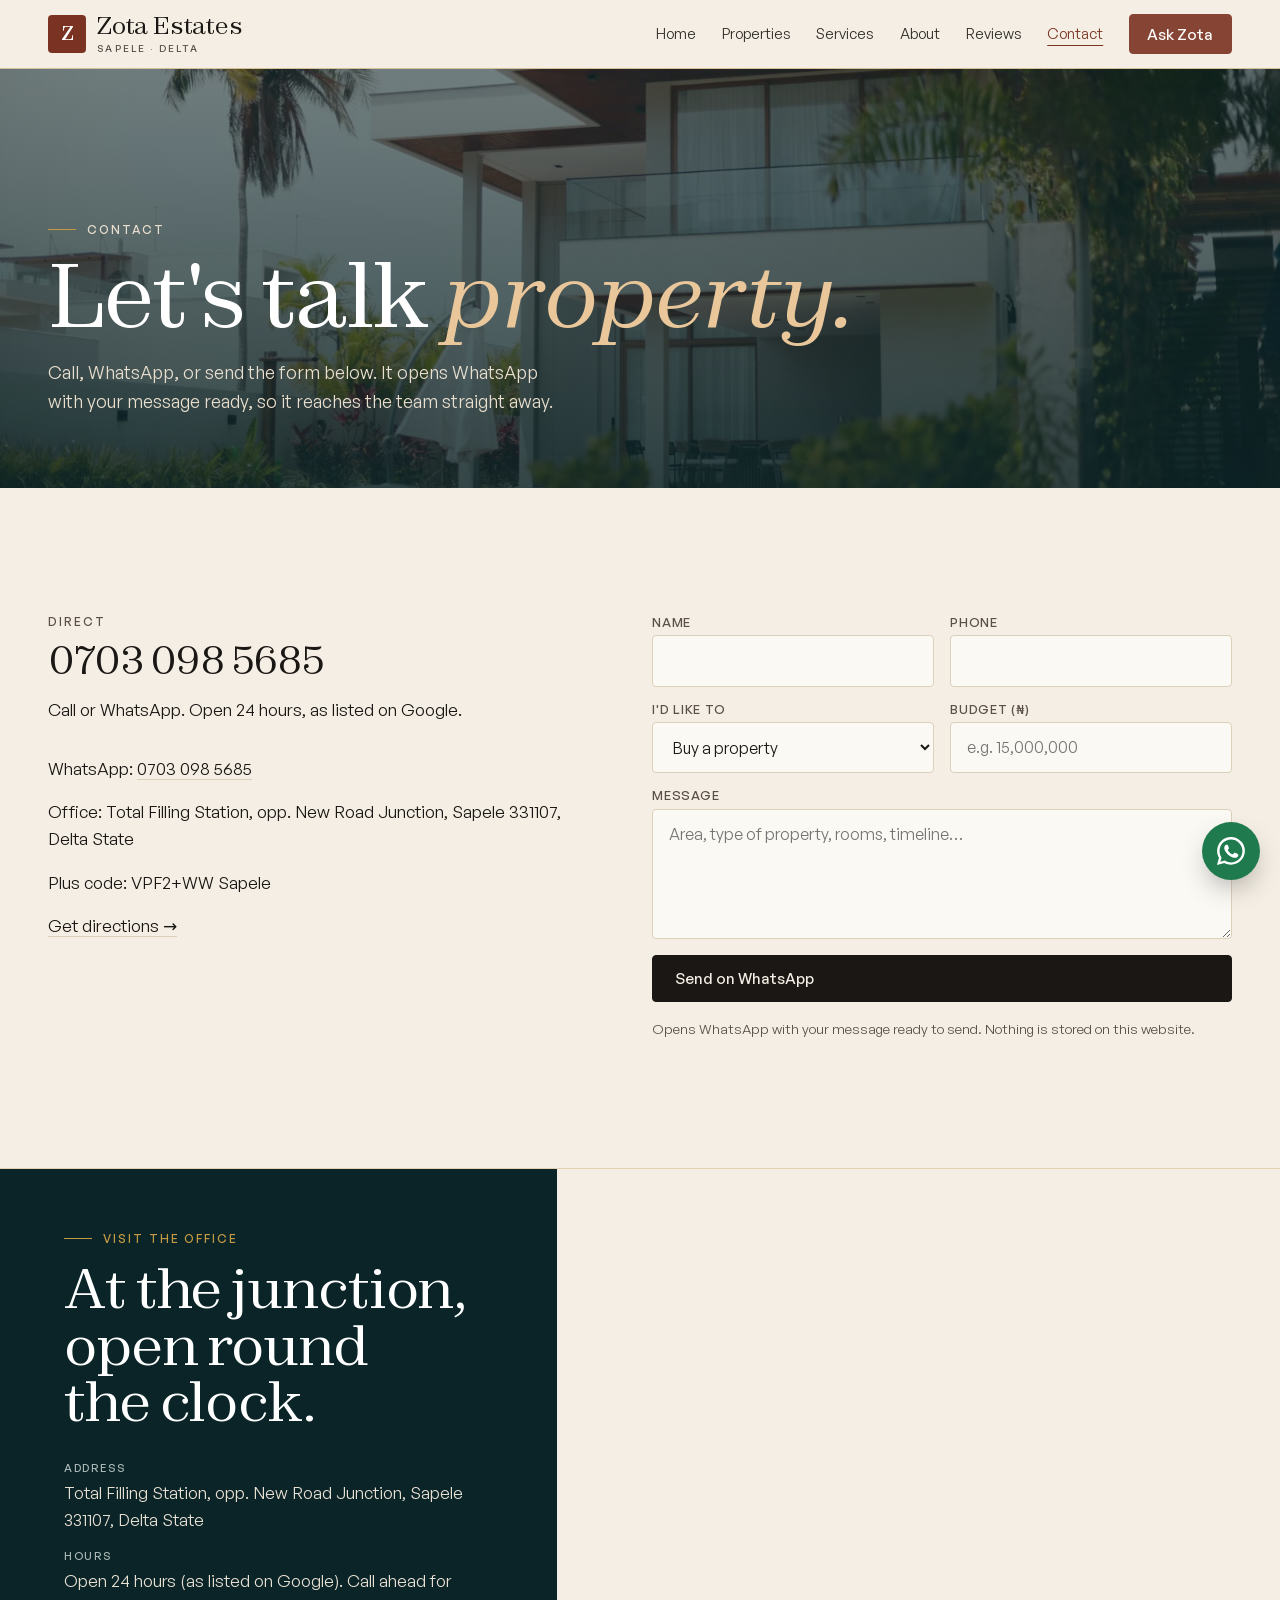
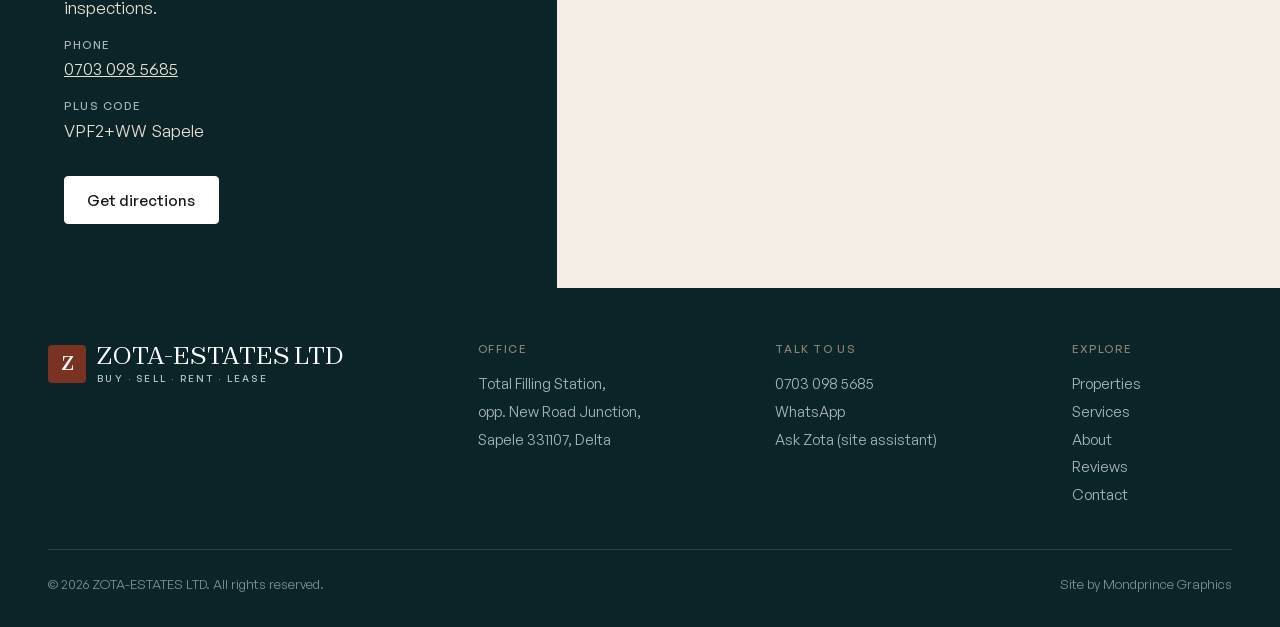
<file: contact.html>
<!doctype html>
<html lang="en-NG">
<head>
  <meta charset="utf-8">
  <meta name="viewport" content="width=device-width, initial-scale=1, viewport-fit=cover">
  <title>Contact Zota Estates · 0703 098 5685 · Sapele</title>
  <meta name="description" content="Call or WhatsApp ZOTA-ESTATES LTD on 0703 098 5685, or visit us at Total Filling Station, New Road Junction, Sapele. Open 24 hours.">
  <meta name="theme-color" content="#f4eee4">
  <meta name="format-detection" content="telephone=no">
  <link rel="canonical" href="https://mondayjohn918.github.io/zota-estates/contact.html">
  <meta property="og:type" content="website">
  <meta property="og:site_name" content="Zota Estates">
  <meta property="og:title" content="Contact Zota Estates · 0703 098 5685 · Sapele">
  <meta property="og:description" content="Call or WhatsApp ZOTA-ESTATES LTD on 0703 098 5685, or visit us at Total Filling Station, New Road Junction, Sapele. Open 24 hours.">
  <meta property="og:image" content="https://mondayjohn918.github.io/zota-estates/assets/img/og-image.jpg">
  <link rel="icon" href="assets/img/favicon.svg" type="image/svg+xml">
  <link rel="preload" href="fonts/Zodiak-Variable.woff2" as="font" type="font/woff2" crossorigin>
  <link rel="preload" href="fonts/GeneralSans-Variable.woff2" as="font" type="font/woff2" crossorigin>
  <link rel="stylesheet" href="assets/styles.css?v=9">
  <link rel="stylesheet" href="assets/zota.css?v=9">
  <script type="application/ld+json">
{"@context":"https://schema.org","@type":"RealEstateAgent","name":"ZOTA-ESTATES LTD","telephone":"+2347030985685",
"address":{"@type":"PostalAddress","streetAddress":"Total Filling Station, opp. New Road Junction","addressLocality":"Sapele","postalCode":"331107","addressRegion":"Delta","addressCountry":"NG"},
"geo":{"@type":"GeoCoordinates","latitude":5.8747984,"longitude":5.7023029},
"openingHours":"Mo-Su 00:00-23:59","hasMap":"https://maps.app.goo.gl/vNpxEDnkJfA1ozzr5","url":"https://mondayjohn918.github.io/zota-estates/",
"aggregateRating":{"@type":"AggregateRating","ratingValue":"4.8","reviewCount":"12"}}
</script>
</head>
<body>
  <a class="skip" href="#main">Skip to content</a>
  <header class="hdr">
    <div class="wrap hdr__in">
      <a class="logo" href="index.html" aria-label="Zota Estates home"><span class="logo__mark" aria-hidden="true">Z</span><span class="logo__txt">Zota Estates<small>Sapele · Delta</small></span></a>
      <button class="menu-btn" type="button" aria-expanded="false" aria-controls="nav">Menu</button>
      <nav class="nav" id="nav" aria-label="Main">
        <a href="index.html">Home</a><a href="properties.html">Properties</a><a href="services.html">Services</a><a href="about.html">About</a><a href="reviews.html">Reviews</a><a href="contact.html" aria-current="page">Contact</a>
        <a class="btn" href="assistant.html">Ask Zota</a>
      </nav>
    </div>
  </header>

  <main id="main">
    <section class="phero phero--img" style="background-image:url(assets/img/tropical-home.jpg)"><div class="wrap">
      <p class="eyebrow">Contact</p>
      <h1>Let's talk <em>property.</em></h1>
      <p class="lead">Call, WhatsApp, or send the form below. It opens WhatsApp with your message ready, so it reaches the team straight away.</p>
    </div></section>
    <section class="sec"><div class="wrap contact__grid">
      <div>
        <p class="eyebrow">Direct</p>
        <h2 style="font-size:2.4rem;margin:.8rem 0 1rem"><a href="tel:+2347030985685" style="text-decoration:none">0703 098 5685</a></h2>
        <p>Call or WhatsApp. Open 24 hours, as listed on Google.</p>
        <ul class="lines">
          <li>WhatsApp: <a data-wa href="#">0703 098 5685</a></li>
          <li>Office: Total Filling Station, opp. New Road Junction, Sapele 331107, Delta State</li>
          <li>Plus code: VPF2+WW Sapele</li>
          <li><a href="https://www.google.com/maps/dir/?api=1&destination=5.8747984,5.7023029" target="_blank" rel="noopener">Get directions →</a></li>
          <!-- CONFIRM: email address, if the client has one -->
        </ul>
      </div>
      <form id="contact-form" class="form">
        <label>Name<input name="name" required autocomplete="name"></label>
        <label>Phone<input name="phone" type="tel" required autocomplete="tel"></label>
        <label>I'd like to
          <select name="interest"><option>Buy a property</option><option>Rent a place</option><option>Sell my property</option><option>Lease</option><option>Land / development</option><option>Property management</option><option>Book an inspection</option></select></label>
        <label>Budget (₦)<input name="budget" inputmode="numeric" placeholder="e.g. 15,000,000"></label>
        <label class="full">Message<textarea name="message" placeholder="Area, type of property, rooms, timeline…"></textarea></label>
        <button class="btn full" type="submit">Send on WhatsApp</button>
        <p class="note">Opens WhatsApp with your message ready to send. Nothing is stored on this website.</p>
      </form>
    </div></section>
    
    <section class="visit" aria-labelledby="visit-title">
      <div class="visit__info battens">
        <p class="eyebrow">Visit the office</p>
        <h2 id="visit-title">At the junction, open round the clock.</h2>
        <dl>
          <div><dt>Address</dt><dd>Total Filling Station, opp. New Road Junction, Sapele 331107, Delta State</dd></div>
          <div><dt>Hours</dt><dd>Open 24 hours (as listed on Google). Call ahead for inspections.</dd></div>
          <div><dt>Phone</dt><dd><a href="tel:+2347030985685">0703 098 5685</a></dd></div>
          <div><dt>Plus code</dt><dd>VPF2+WW Sapele</dd></div>
        </dl>
        <div><a class="btn" href="https://www.google.com/maps/dir/?api=1&destination=5.8747984,5.7023029" target="_blank" rel="noopener">Get directions</a></div>
      </div>
      <iframe title="Map showing ZOTA-ESTATES LTD, Sapele" src="https://maps.google.com/maps?q=5.8747984,5.7023029&z=16&output=embed" loading="lazy" referrerpolicy="no-referrer-when-downgrade"></iframe>
    </section>
  </main>
  <footer class="ftr battens">
    <div class="wrap">
      <div class="ftr__in">
        <div><a class="logo" href="index.html"><span class="logo__mark" aria-hidden="true">Z</span><span class="logo__txt">ZOTA-ESTATES LTD<small>Buy · Sell · Rent · Lease</small></span></a></div>
        <div><h4>Office</h4>Total Filling Station,<br>opp. New Road Junction,<br>Sapele 331107, Delta</div>
        <div><h4>Talk to us</h4><a href="tel:+2347030985685">0703 098 5685</a><br><a data-wa href="#">WhatsApp</a><br><a href="assistant.html">Ask Zota (site assistant)</a></div>
        <div><h4>Explore</h4><a href="properties.html">Properties</a><br><a href="services.html">Services</a><br><a href="about.html">About</a><br><a href="reviews.html">Reviews</a><br><a href="contact.html">Contact</a></div>
      </div>
      <div class="ftr__legal"><span>© <span id="year"></span> ZOTA-ESTATES LTD. All rights reserved.</span><span>Site by Mondprince Graphics</span></div>
    </div>
  </footer>
  <a class="fab" data-wa href="#" aria-label="Chat with Zota Estates on WhatsApp"></a>
  <script src="assets/main.js?v=9" defer></script>
  <script src="assets/zota.js?v=9" defer></script>
</body>
</html>
</file>
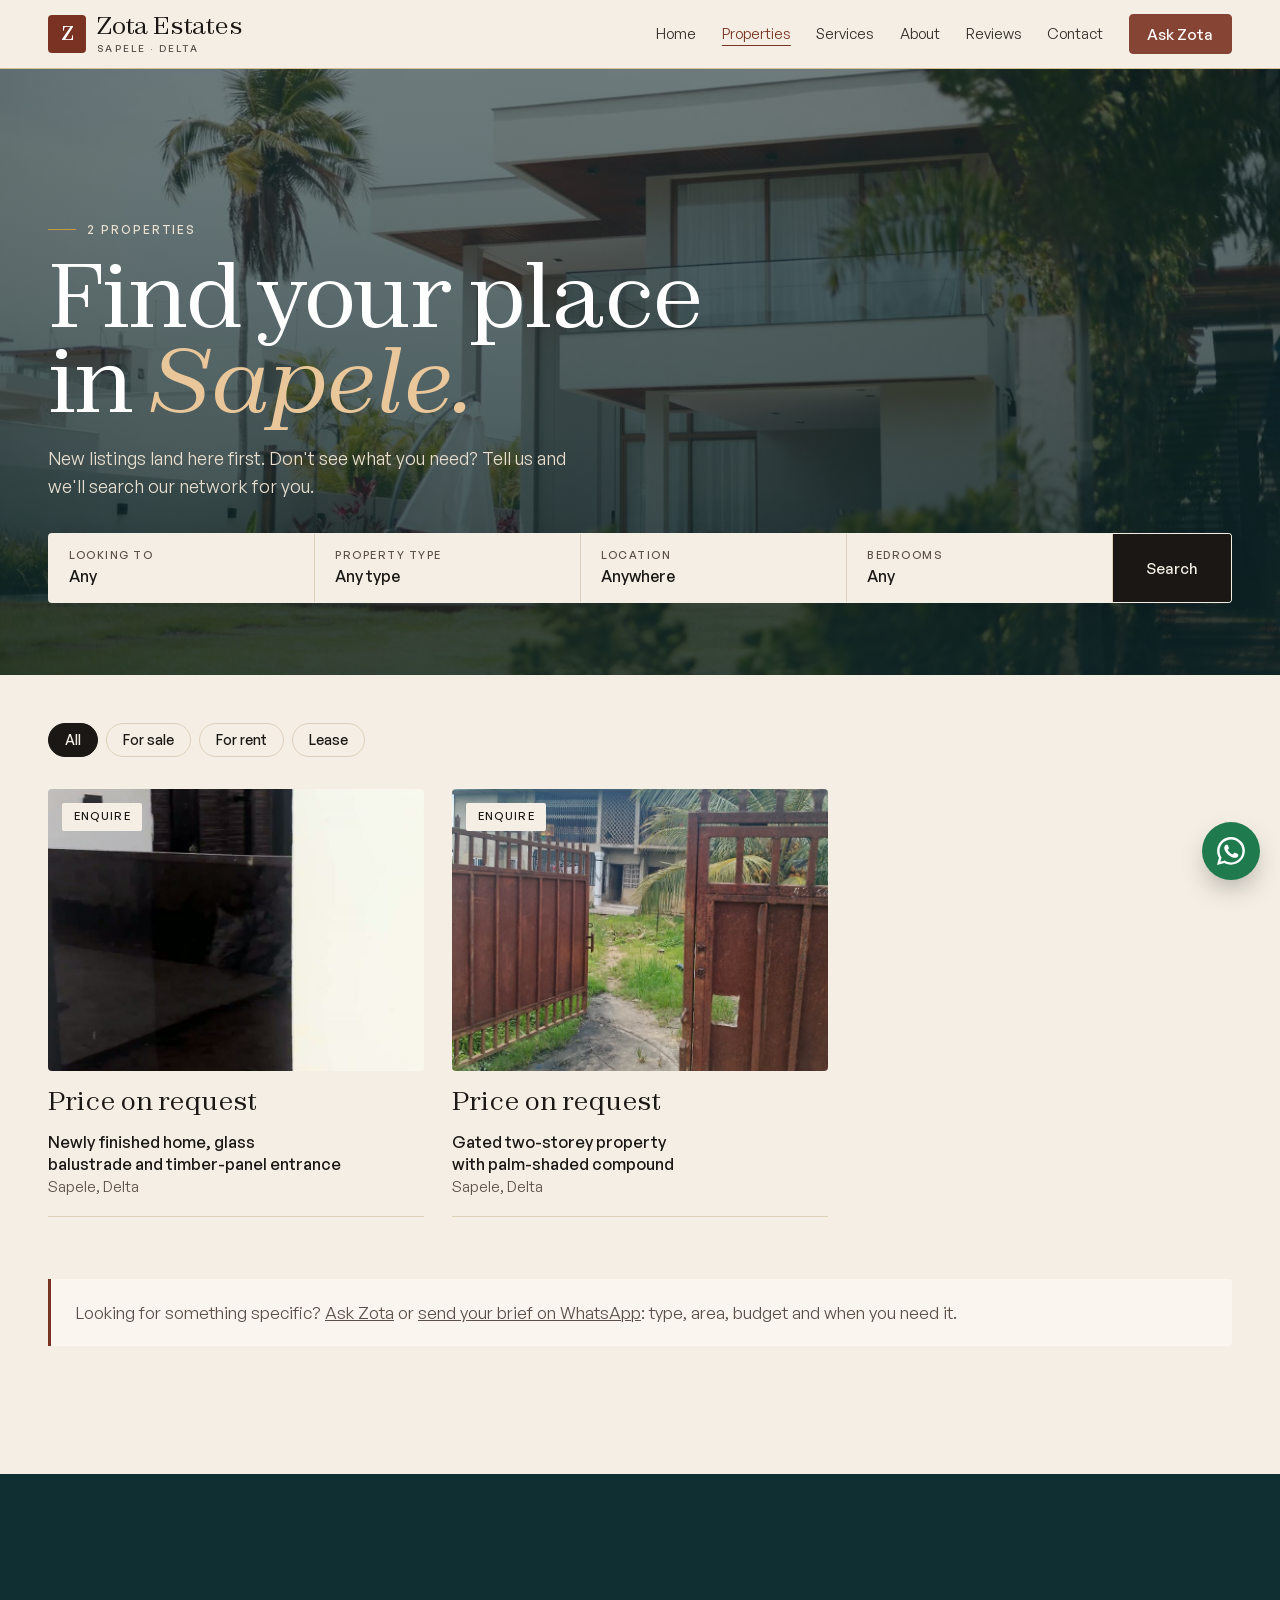
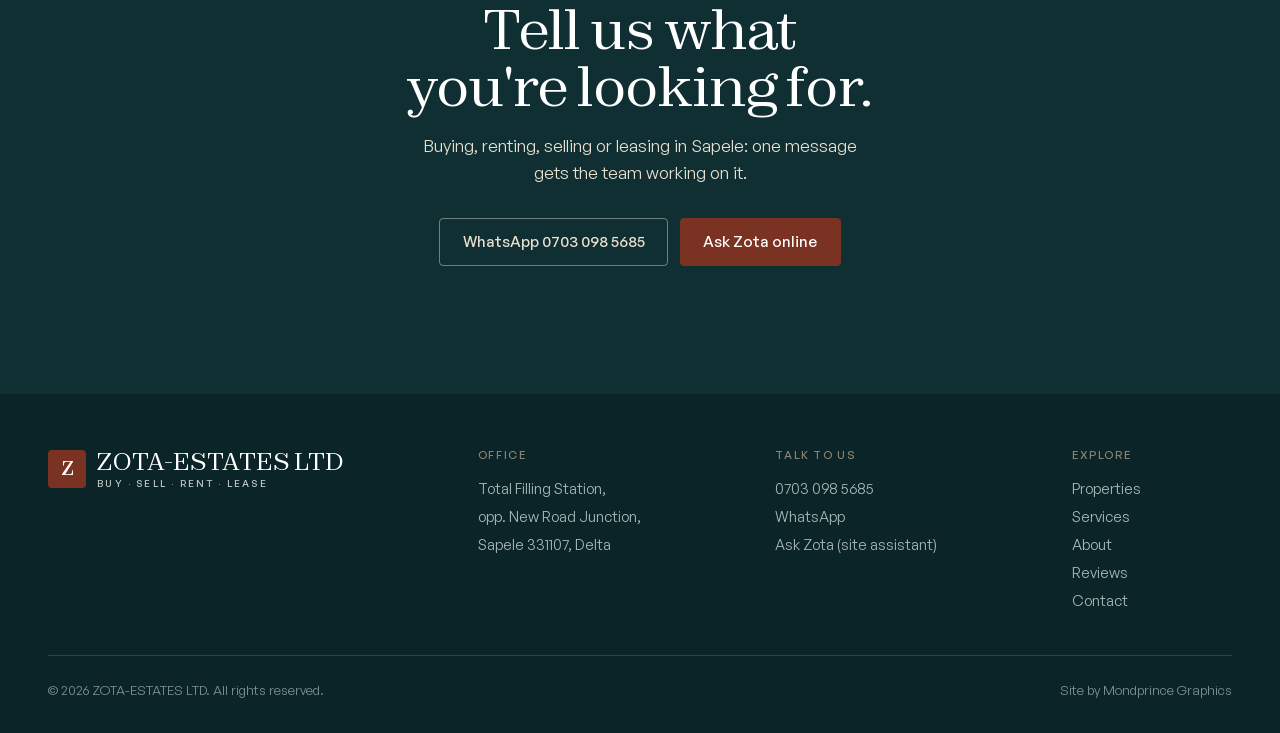
<file: properties.html>
<!doctype html>
<html lang="en-NG">
<head>
  <meta charset="utf-8">
  <meta name="viewport" content="width=device-width, initial-scale=1, viewport-fit=cover">
  <title>Properties in Sapele · Zota Estates</title>
  <meta name="description" content="Homes, flats, guest houses and land in Sapele from ZOTA-ESTATES LTD. Filter by type and book an inspection on WhatsApp.">
  <meta name="theme-color" content="#f4eee4">
  <meta name="format-detection" content="telephone=no">
  <link rel="canonical" href="https://mondayjohn918.github.io/zota-estates/properties.html">
  <meta property="og:type" content="website">
  <meta property="og:site_name" content="Zota Estates">
  <meta property="og:title" content="Properties in Sapele · Zota Estates">
  <meta property="og:description" content="Homes, flats, guest houses and land in Sapele from ZOTA-ESTATES LTD. Filter by type and book an inspection on WhatsApp.">
  <meta property="og:image" content="https://mondayjohn918.github.io/zota-estates/assets/img/og-image.jpg">
  <link rel="icon" href="assets/img/favicon.svg" type="image/svg+xml">
  <link rel="preload" href="fonts/Zodiak-Variable.woff2" as="font" type="font/woff2" crossorigin>
  <link rel="preload" href="fonts/GeneralSans-Variable.woff2" as="font" type="font/woff2" crossorigin>
  <link rel="stylesheet" href="assets/styles.css?v=9">
  <link rel="stylesheet" href="assets/zota.css?v=9">
  
</head>
<body>
  <a class="skip" href="#main">Skip to content</a>
  <header class="hdr">
    <div class="wrap hdr__in">
      <a class="logo" href="index.html" aria-label="Zota Estates home"><span class="logo__mark" aria-hidden="true">Z</span><span class="logo__txt">Zota Estates<small>Sapele · Delta</small></span></a>
      <button class="menu-btn" type="button" aria-expanded="false" aria-controls="nav">Menu</button>
      <nav class="nav" id="nav" aria-label="Main">
        <a href="index.html">Home</a><a href="properties.html" aria-current="page">Properties</a><a href="services.html">Services</a><a href="about.html">About</a><a href="reviews.html">Reviews</a><a href="contact.html">Contact</a>
        <a class="btn" href="assistant.html">Ask Zota</a>
      </nav>
    </div>
  </header>

  <main id="main">
    <section class="phero phero--img" style="background-image:url(assets/img/tropical-home.jpg)">
      <div class="wrap">
        <p class="eyebrow" id="count">Properties</p>
        <h1>Find your place in <em>Sapele.</em></h1>
        <p class="lead">New listings land here first. Don't see what you need? Tell us and we'll search our network for you.</p>
        <form id="search" class="search" role="search" aria-label="Search properties" style="margin-top:2rem;border:1px solid var(--line)">
          <label><span>Looking to</span><select id="q-status"><option value="">Any</option><option>For Sale</option><option>For Rent</option><option>Lease</option><option>Enquire</option></select></label>
          <label><span>Property type</span><select id="q-type"><option value="">Any type</option><option>House</option><option>Apartment</option><option>Guest house</option><option>Land</option><option>Commercial</option></select></label>
          <label><span>Location</span><select id="q-location"><option value="">Anywhere</option></select></label>
          <label><span>Bedrooms</span><select id="q-beds"><option value="">Any</option><option value="1">1+</option><option value="2">2+</option><option value="3">3+</option><option value="4">4+</option></select></label>
          <button class="btn" type="submit">Search</button>
        </form>
      </div>
    </section>
    <section id="properties" class="sec" style="padding-top:3rem">
      <div class="wrap">
        <div class="sec__head" style="margin-bottom:2rem">
          <div class="chips" role="group" aria-label="Filter by status">
            <button class="chip" type="button" data-status="All" aria-pressed="true">All</button>
            <button class="chip" type="button" data-status="For Sale" aria-pressed="false">For sale</button>
            <button class="chip" type="button" data-status="For Rent" aria-pressed="false">For rent</button>
            <button class="chip" type="button" data-status="Lease" aria-pressed="false">Lease</button>
          </div>
        </div>
        <div id="listings" class="grid" aria-live="polite"></div>
        <p class="note-box" style="margin-top:3rem">Looking for something specific? <a href="assistant.html">Ask Zota</a> or <a data-wa="Hi Zota Estates, I'm looking for a property. Here's what I need:" href="#">send your brief on WhatsApp</a>: type, area, budget and when you need it.</p>
      </div>
    </section>
    
    <section class="sec cta-band battens">
      <div class="wrap">
        <h2>Tell us what you're looking for.</h2>
        <p>Buying, renting, selling or leasing in Sapele: one message gets the team working on it.</p>
        <div class="row">
          <a class="btn btn--wa" data-wa="Hi Zota Estates, I'd like to make an enquiry." href="#">WhatsApp 0703 098 5685</a>
          <a class="btn" href="assistant.html">Ask Zota online</a>
        </div>
      </div>
    </section>
  </main>
  <footer class="ftr battens">
    <div class="wrap">
      <div class="ftr__in">
        <div><a class="logo" href="index.html"><span class="logo__mark" aria-hidden="true">Z</span><span class="logo__txt">ZOTA-ESTATES LTD<small>Buy · Sell · Rent · Lease</small></span></a></div>
        <div><h4>Office</h4>Total Filling Station,<br>opp. New Road Junction,<br>Sapele 331107, Delta</div>
        <div><h4>Talk to us</h4><a href="tel:+2347030985685">0703 098 5685</a><br><a data-wa href="#">WhatsApp</a><br><a href="assistant.html">Ask Zota (site assistant)</a></div>
        <div><h4>Explore</h4><a href="properties.html">Properties</a><br><a href="services.html">Services</a><br><a href="about.html">About</a><br><a href="reviews.html">Reviews</a><br><a href="contact.html">Contact</a></div>
      </div>
      <div class="ftr__legal"><span>© <span id="year"></span> ZOTA-ESTATES LTD. All rights reserved.</span><span>Site by Mondprince Graphics</span></div>
    </div>
  </footer>
  <a class="fab" data-wa href="#" aria-label="Chat with Zota Estates on WhatsApp"></a>
  <script src="assets/main.js?v=9" defer></script>
  <script src="assets/zota.js?v=9" defer></script>
</body>
</html>
</file>
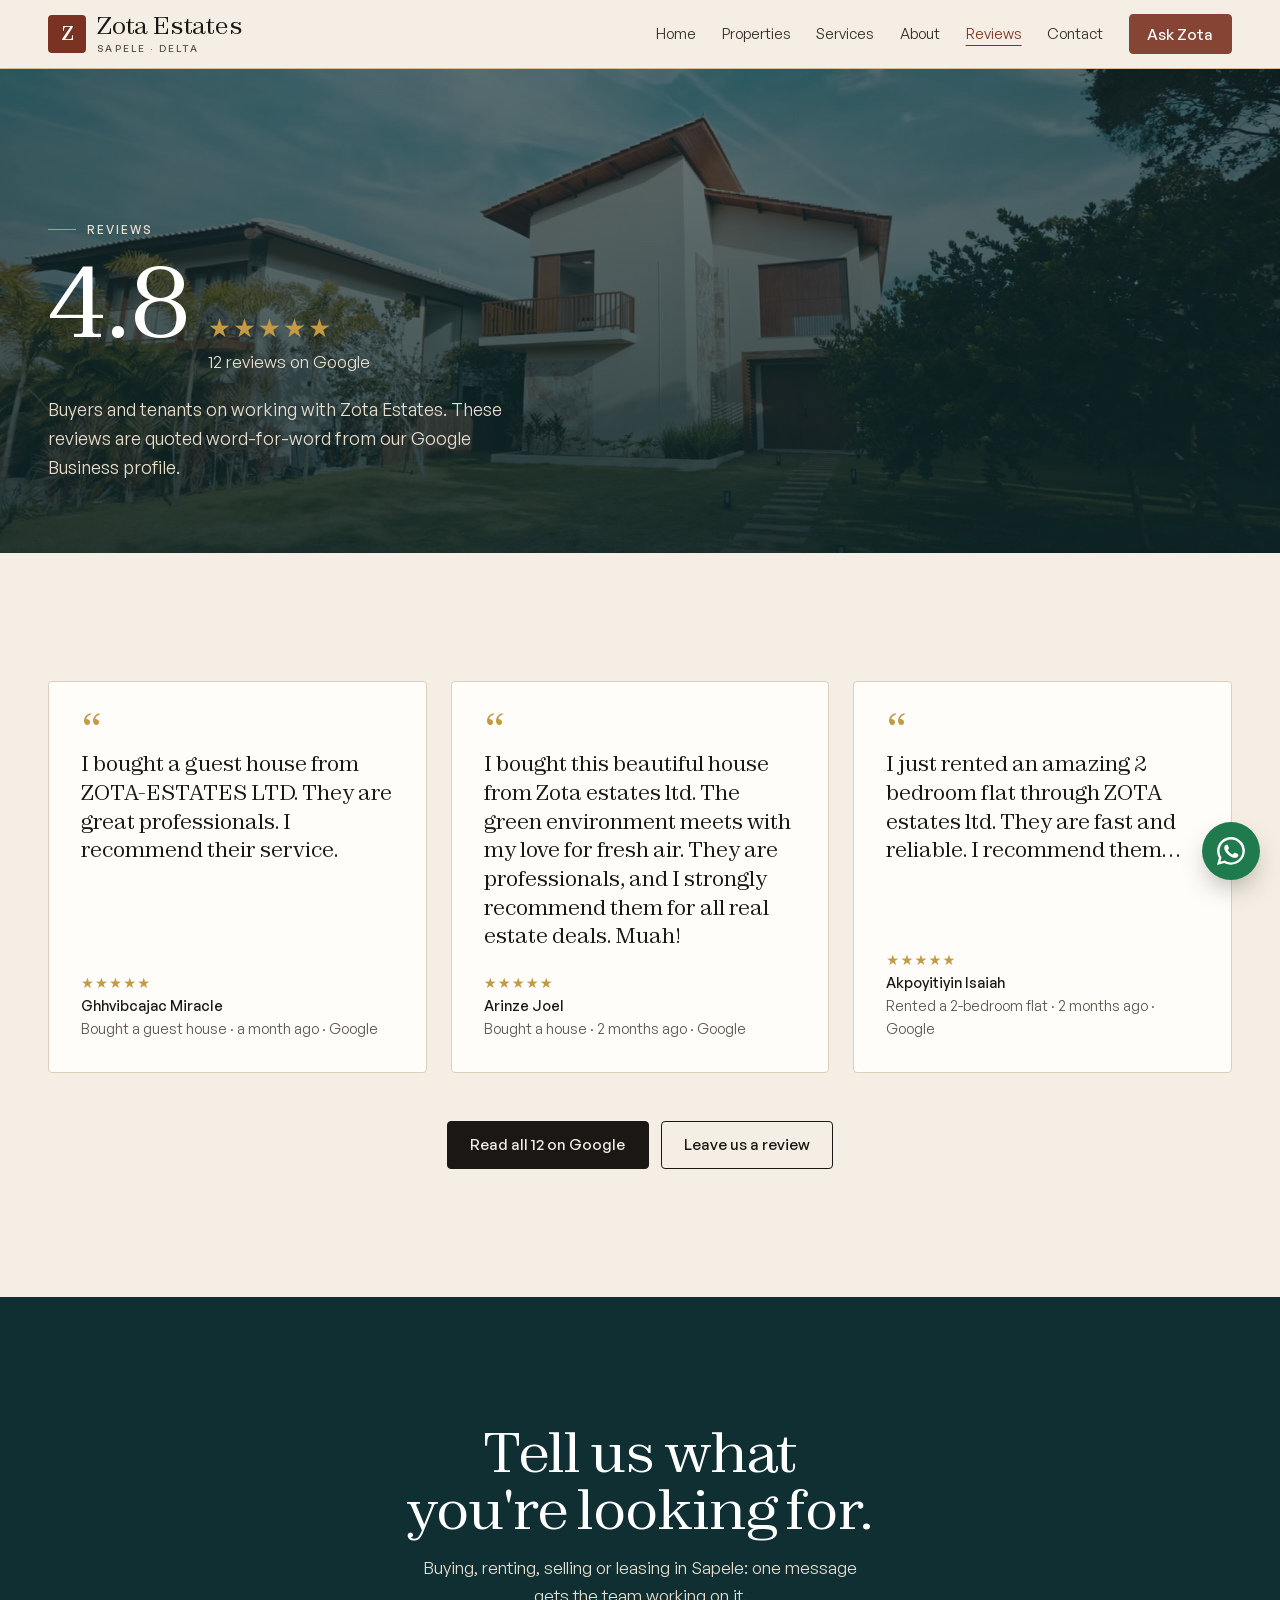
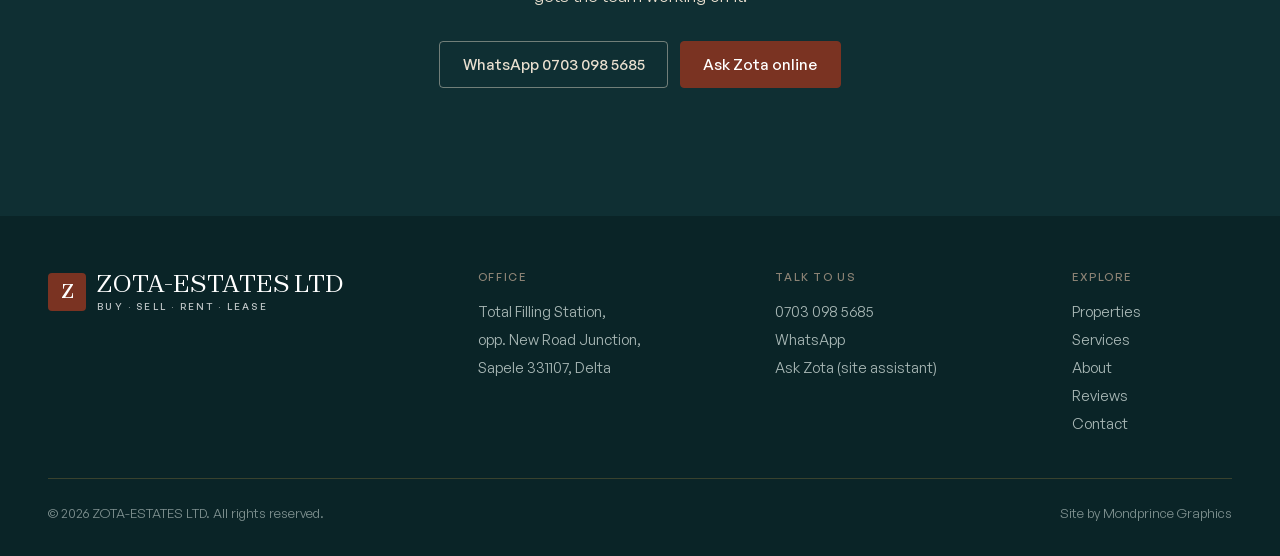
<file: reviews.html>
<!doctype html>
<html lang="en-NG">
<head>
  <meta charset="utf-8">
  <meta name="viewport" content="width=device-width, initial-scale=1, viewport-fit=cover">
  <title>Reviews · Zota Estates, Sapele · 4.8 on Google</title>
  <meta name="description" content="What clients say about ZOTA-ESTATES LTD: rated 4.8 from 12 Google reviews.">
  <meta name="theme-color" content="#f4eee4">
  <meta name="format-detection" content="telephone=no">
  <link rel="canonical" href="https://mondayjohn918.github.io/zota-estates/reviews.html">
  <meta property="og:type" content="website">
  <meta property="og:site_name" content="Zota Estates">
  <meta property="og:title" content="Reviews · Zota Estates, Sapele · 4.8 on Google">
  <meta property="og:description" content="What clients say about ZOTA-ESTATES LTD: rated 4.8 from 12 Google reviews.">
  <meta property="og:image" content="https://mondayjohn918.github.io/zota-estates/assets/img/og-image.jpg">
  <link rel="icon" href="assets/img/favicon.svg" type="image/svg+xml">
  <link rel="preload" href="fonts/Zodiak-Variable.woff2" as="font" type="font/woff2" crossorigin>
  <link rel="preload" href="fonts/GeneralSans-Variable.woff2" as="font" type="font/woff2" crossorigin>
  <link rel="stylesheet" href="assets/styles.css?v=9">
  <link rel="stylesheet" href="assets/zota.css?v=9">
  
</head>
<body>
  <a class="skip" href="#main">Skip to content</a>
  <header class="hdr">
    <div class="wrap hdr__in">
      <a class="logo" href="index.html" aria-label="Zota Estates home"><span class="logo__mark" aria-hidden="true">Z</span><span class="logo__txt">Zota Estates<small>Sapele · Delta</small></span></a>
      <button class="menu-btn" type="button" aria-expanded="false" aria-controls="nav">Menu</button>
      <nav class="nav" id="nav" aria-label="Main">
        <a href="index.html">Home</a><a href="properties.html">Properties</a><a href="services.html">Services</a><a href="about.html">About</a><a href="reviews.html" aria-current="page">Reviews</a><a href="contact.html">Contact</a>
        <a class="btn" href="assistant.html">Ask Zota</a>
      </nav>
    </div>
  </header>

  <main id="main">
    <section class="phero phero--img" style="background-image:url(assets/img/villa-lawn.jpg)"><div class="wrap">
      <p class="eyebrow">Reviews</p>
      <div class="bigscore" style="margin-top:1rem"><b>4.8</b><div><span class="stars" style="font-size:1.6rem">★★★★★</span><p>12 reviews on Google</p></div></div>
      <p class="lead">Buyers and tenants on working with Zota Estates. These reviews are quoted word-for-word from our Google Business profile.</p>
    </div></section>
    <section class="sec"><div class="wrap">
      <div class="reviews"><figure class="review rv"><blockquote>I bought a guest house from ZOTA-ESTATES LTD. They are great professionals. I recommend their service.</blockquote><figcaption><span class="stars" aria-label="Google review">★★★★★</span><b>Ghhvibcajac Miracle</b>Bought a guest house · a month ago · Google</figcaption></figure><figure class="review rv"><blockquote>I bought this beautiful house from Zota estates ltd. The green environment meets with my love for fresh air. They are professionals, and I strongly recommend them for all real estate deals. Muah!</blockquote><figcaption><span class="stars" aria-label="Google review">★★★★★</span><b>Arinze Joel</b>Bought a house · 2 months ago · Google</figcaption></figure><figure class="review rv"><blockquote>I just rented an amazing 2 bedroom flat through ZOTA estates ltd. They are fast and reliable. I recommend them…</blockquote><figcaption><span class="stars" aria-label="Google review">★★★★★</span><b>Akpoyitiyin Isaiah</b>Rented a 2-bedroom flat · 2 months ago · Google</figcaption></figure></div>
      <!-- Add the remaining 9 Google reviews here, word-for-word, if the client wants them shown -->
      <div class="zhero__cta" style="justify-content:center;margin-top:3rem">
        <a class="btn" href="https://maps.app.goo.gl/vNpxEDnkJfA1ozzr5" target="_blank" rel="noopener">Read all 12 on Google</a>
        <a class="btn btn--ghost" href="https://maps.app.goo.gl/vNpxEDnkJfA1ozzr5" target="_blank" rel="noopener">Leave us a review</a>
      </div>
    </div></section>
    
    <section class="sec cta-band battens">
      <div class="wrap">
        <h2>Tell us what you're looking for.</h2>
        <p>Buying, renting, selling or leasing in Sapele: one message gets the team working on it.</p>
        <div class="row">
          <a class="btn btn--wa" data-wa="Hi Zota Estates, I'd like to make an enquiry." href="#">WhatsApp 0703 098 5685</a>
          <a class="btn" href="assistant.html">Ask Zota online</a>
        </div>
      </div>
    </section>
  </main>
  <footer class="ftr battens">
    <div class="wrap">
      <div class="ftr__in">
        <div><a class="logo" href="index.html"><span class="logo__mark" aria-hidden="true">Z</span><span class="logo__txt">ZOTA-ESTATES LTD<small>Buy · Sell · Rent · Lease</small></span></a></div>
        <div><h4>Office</h4>Total Filling Station,<br>opp. New Road Junction,<br>Sapele 331107, Delta</div>
        <div><h4>Talk to us</h4><a href="tel:+2347030985685">0703 098 5685</a><br><a data-wa href="#">WhatsApp</a><br><a href="assistant.html">Ask Zota (site assistant)</a></div>
        <div><h4>Explore</h4><a href="properties.html">Properties</a><br><a href="services.html">Services</a><br><a href="about.html">About</a><br><a href="reviews.html">Reviews</a><br><a href="contact.html">Contact</a></div>
      </div>
      <div class="ftr__legal"><span>© <span id="year"></span> ZOTA-ESTATES LTD. All rights reserved.</span><span>Site by Mondprince Graphics</span></div>
    </div>
  </footer>
  <a class="fab" data-wa href="#" aria-label="Chat with Zota Estates on WhatsApp"></a>
  <script src="assets/main.js?v=9" defer></script>
  <script src="assets/zota.js?v=9" defer></script>
</body>
</html>
</file>
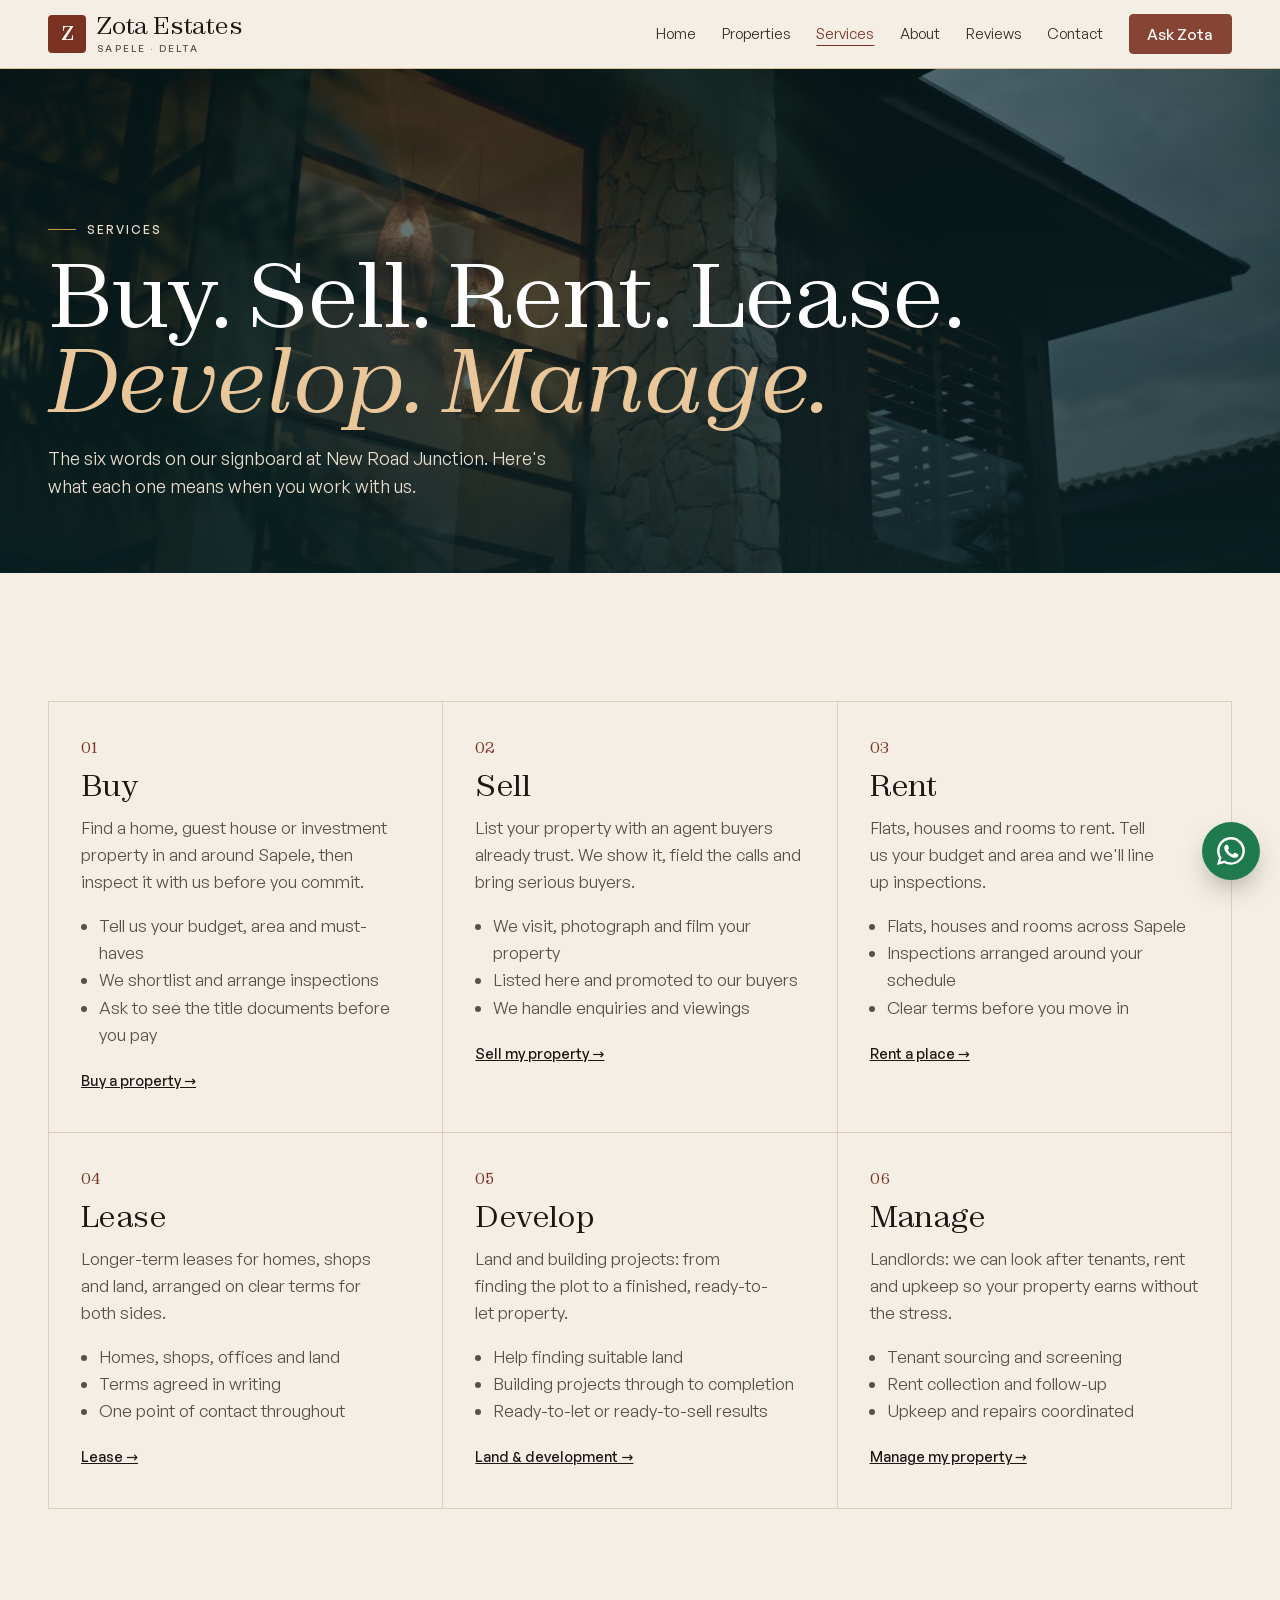
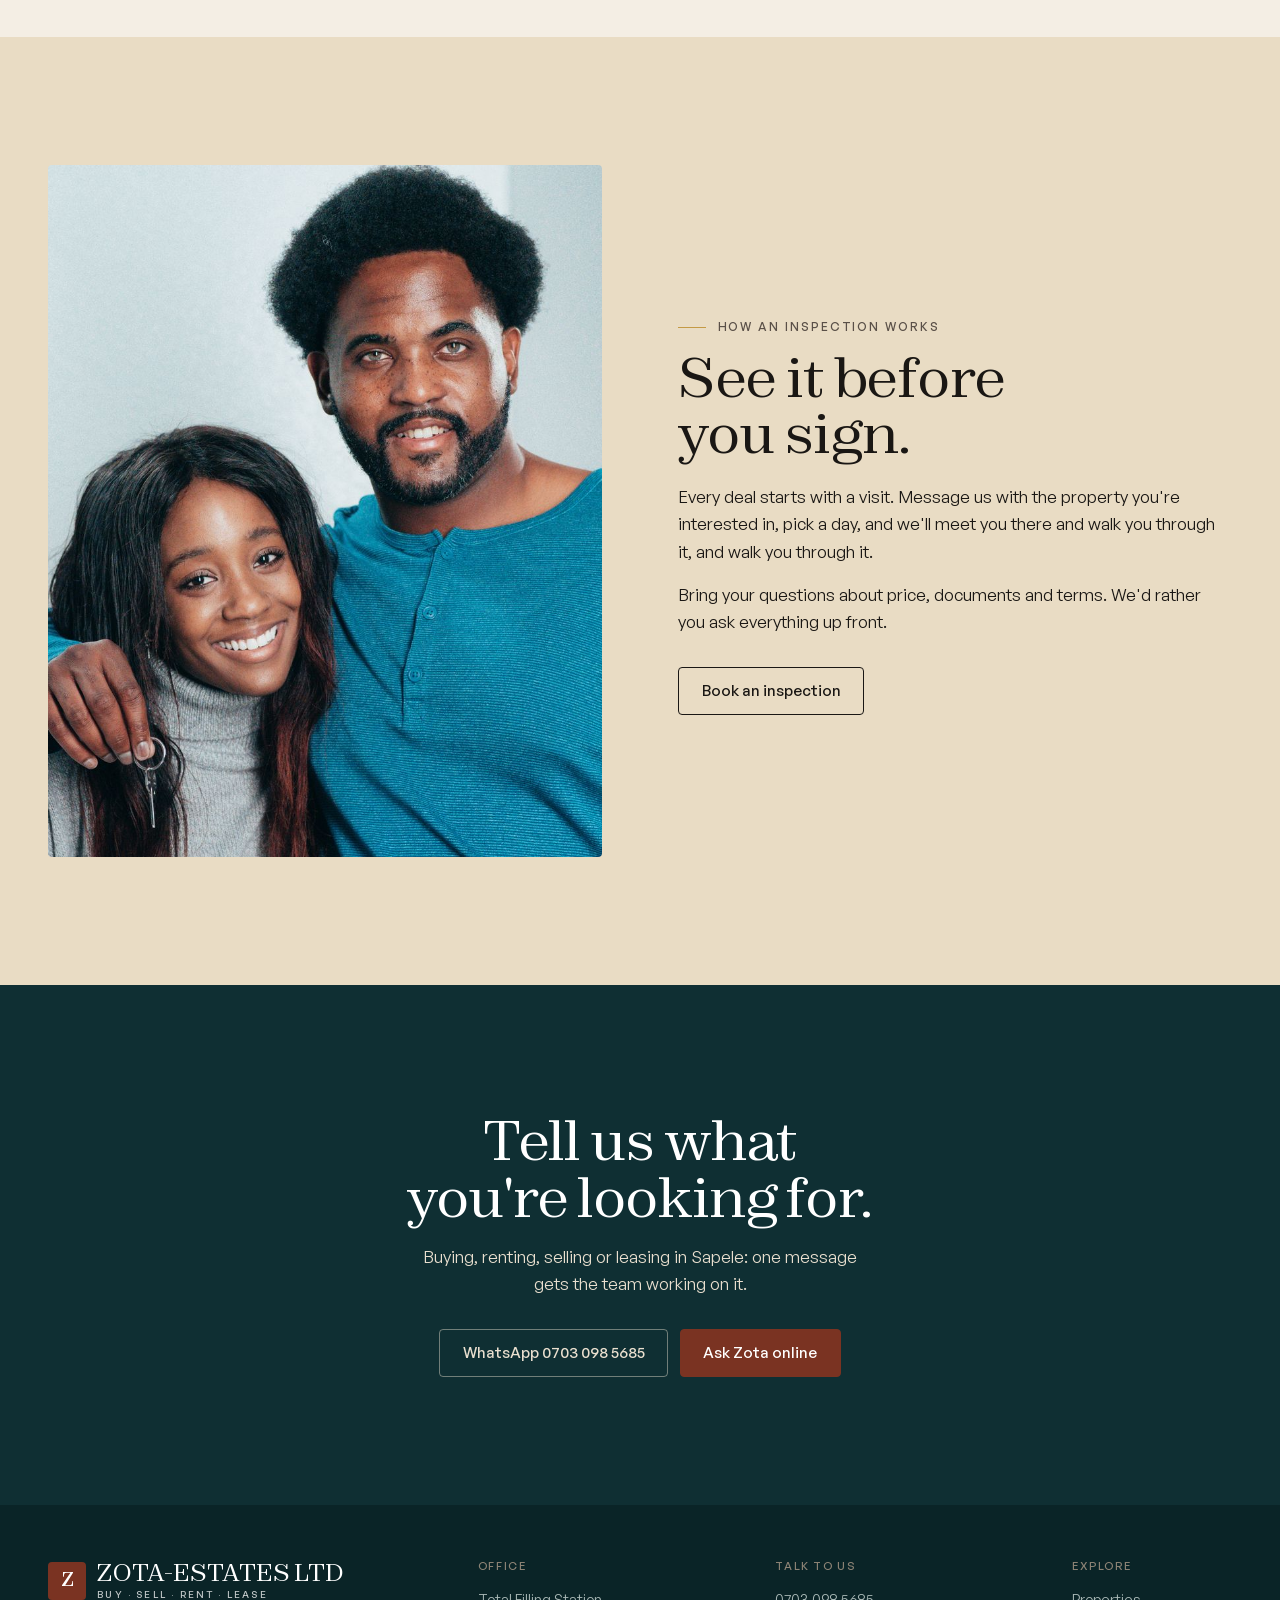
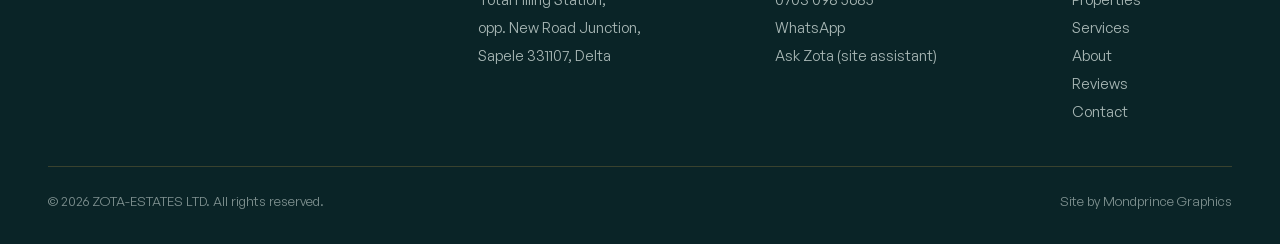
<file: services.html>
<!doctype html>
<html lang="en-NG">
<head>
  <meta charset="utf-8">
  <meta name="viewport" content="width=device-width, initial-scale=1, viewport-fit=cover">
  <title>Services · Buy, Sell, Rent, Lease, Develop, Manage · Zota Estates</title>
  <meta name="description" content="ZOTA-ESTATES LTD services in Sapele: buying, selling, renting, leasing, property development and property management.">
  <meta name="theme-color" content="#f4eee4">
  <meta name="format-detection" content="telephone=no">
  <link rel="canonical" href="https://mondayjohn918.github.io/zota-estates/services.html">
  <meta property="og:type" content="website">
  <meta property="og:site_name" content="Zota Estates">
  <meta property="og:title" content="Services · Buy, Sell, Rent, Lease, Develop, Manage · Zota Estates">
  <meta property="og:description" content="ZOTA-ESTATES LTD services in Sapele: buying, selling, renting, leasing, property development and property management.">
  <meta property="og:image" content="https://mondayjohn918.github.io/zota-estates/assets/img/og-image.jpg">
  <link rel="icon" href="assets/img/favicon.svg" type="image/svg+xml">
  <link rel="preload" href="fonts/Zodiak-Variable.woff2" as="font" type="font/woff2" crossorigin>
  <link rel="preload" href="fonts/GeneralSans-Variable.woff2" as="font" type="font/woff2" crossorigin>
  <link rel="stylesheet" href="assets/styles.css?v=9">
  <link rel="stylesheet" href="assets/zota.css?v=9">
  
</head>
<body>
  <a class="skip" href="#main">Skip to content</a>
  <header class="hdr">
    <div class="wrap hdr__in">
      <a class="logo" href="index.html" aria-label="Zota Estates home"><span class="logo__mark" aria-hidden="true">Z</span><span class="logo__txt">Zota Estates<small>Sapele · Delta</small></span></a>
      <button class="menu-btn" type="button" aria-expanded="false" aria-controls="nav">Menu</button>
      <nav class="nav" id="nav" aria-label="Main">
        <a href="index.html">Home</a><a href="properties.html">Properties</a><a href="services.html" aria-current="page">Services</a><a href="about.html">About</a><a href="reviews.html">Reviews</a><a href="contact.html">Contact</a>
        <a class="btn" href="assistant.html">Ask Zota</a>
      </nav>
    </div>
  </header>

  <main id="main">
    <section class="phero phero--img" style="background-image:url(assets/img/timber-lights.jpg)"><div class="wrap">
      <p class="eyebrow">Services</p>
      <h1>Buy. Sell. Rent. Lease. <em>Develop. Manage.</em></h1>
      <p class="lead">The six words on our signboard at New Road Junction. Here's what each one means when you work with us.</p>
    </div></section>
    <section class="sec"><div class="wrap">
      <div class="svc"><div class="svc__item rv" id="buy"><b>01</b><h3>Buy</h3><p>Find a home, guest house or investment property in and around Sapele, then inspect it with us before you commit.</p><ul><li>Tell us your budget, area and must-haves</li><li>We shortlist and arrange inspections</li><li>Ask to see the title documents before you pay</li></ul><a class="more" href="assistant.html">Buy a property →</a></div><div class="svc__item rv" id="sell"><b>02</b><h3>Sell</h3><p>List your property with an agent buyers already trust. We show it, field the calls and bring serious buyers.</p><ul><li>We visit, photograph and film your property</li><li>Listed here and promoted to our buyers</li><li>We handle enquiries and viewings</li></ul><a class="more" href="assistant.html">Sell my property →</a></div><div class="svc__item rv" id="rent"><b>03</b><h3>Rent</h3><p>Flats, houses and rooms to rent. Tell us your budget and area and we'll line up inspections.</p><ul><li>Flats, houses and rooms across Sapele</li><li>Inspections arranged around your schedule</li><li>Clear terms before you move in</li></ul><a class="more" href="assistant.html">Rent a place →</a></div><div class="svc__item rv" id="lease"><b>04</b><h3>Lease</h3><p>Longer-term leases for homes, shops and land, arranged on clear terms for both sides.</p><ul><li>Homes, shops, offices and land</li><li>Terms agreed in writing</li><li>One point of contact throughout</li></ul><a class="more" href="assistant.html">Lease →</a></div><div class="svc__item rv" id="develop"><b>05</b><h3>Develop</h3><p>Land and building projects: from finding the plot to a finished, ready-to-let property.</p><ul><li>Help finding suitable land</li><li>Building projects through to completion</li><li>Ready-to-let or ready-to-sell results</li></ul><a class="more" href="assistant.html">Land & development →</a></div><div class="svc__item rv" id="manage"><b>06</b><h3>Manage</h3><p>Landlords: we can look after tenants, rent and upkeep so your property earns without the stress.</p><ul><li>Tenant sourcing and screening</li><li>Rent collection and follow-up</li><li>Upkeep and repairs coordinated</li></ul><a class="more" href="assistant.html">Manage my property →</a></div></div>
      <!-- CONFIRM with client: exact scope and fees for each service before launch -->
    </div></section>
    <section class="sec" style="background:var(--paper-2)"><div class="wrap split">
      <div class="split__media rv"><img src="assets/img/couple-keys.jpg" alt="A smiling couple holding the keys to their new home" loading="lazy"></div>
      <div class="rv">
        <p class="eyebrow">How an inspection works</p>
        <h2>See it before you sign.</h2>
        <p>Every deal starts with a visit. Message us with the property you're interested in, pick a day, and we'll meet you there and walk you through it, and walk you through it.</p>
        <p>Bring your questions about price, documents and terms. We'd rather you ask everything up front.</p>
        <div class="zhero__cta"><a class="btn btn--wa" data-wa="Hi Zota Estates, I'd like to book an inspection." href="#">Book an inspection</a></div>
      </div>
    </div></section>
    
    <section class="sec cta-band battens">
      <div class="wrap">
        <h2>Tell us what you're looking for.</h2>
        <p>Buying, renting, selling or leasing in Sapele: one message gets the team working on it.</p>
        <div class="row">
          <a class="btn btn--wa" data-wa="Hi Zota Estates, I'd like to make an enquiry." href="#">WhatsApp 0703 098 5685</a>
          <a class="btn" href="assistant.html">Ask Zota online</a>
        </div>
      </div>
    </section>
  </main>
  <footer class="ftr battens">
    <div class="wrap">
      <div class="ftr__in">
        <div><a class="logo" href="index.html"><span class="logo__mark" aria-hidden="true">Z</span><span class="logo__txt">ZOTA-ESTATES LTD<small>Buy · Sell · Rent · Lease</small></span></a></div>
        <div><h4>Office</h4>Total Filling Station,<br>opp. New Road Junction,<br>Sapele 331107, Delta</div>
        <div><h4>Talk to us</h4><a href="tel:+2347030985685">0703 098 5685</a><br><a data-wa href="#">WhatsApp</a><br><a href="assistant.html">Ask Zota (site assistant)</a></div>
        <div><h4>Explore</h4><a href="properties.html">Properties</a><br><a href="services.html">Services</a><br><a href="about.html">About</a><br><a href="reviews.html">Reviews</a><br><a href="contact.html">Contact</a></div>
      </div>
      <div class="ftr__legal"><span>© <span id="year"></span> ZOTA-ESTATES LTD. All rights reserved.</span><span>Site by Mondprince Graphics</span></div>
    </div>
  </footer>
  <a class="fab" data-wa href="#" aria-label="Chat with Zota Estates on WhatsApp"></a>
  <script src="assets/main.js?v=9" defer></script>
  <script src="assets/zota.js?v=9" defer></script>
</body>
</html>
</file>
<file: assets/styles.css>
/* ==========================================================
   Real-estate kit — design tokens (swap per client)
   ========================================================== */
@font-face { font-family: "Zodiak"; src: url("../fonts/Zodiak-Variable.woff2") format("woff2"); font-weight: 100 900; font-display: swap; }
@font-face { font-family: "Zodiak"; src: url("../fonts/Zodiak-VariableItalic.woff2") format("woff2"); font-weight: 100 900; font-style: italic; font-display: swap; }
@font-face { font-family: "General Sans"; src: url("../fonts/GeneralSans-Variable.woff2") format("woff2"); font-weight: 200 700; font-display: swap; }

:root {
  /* colour */
  --paper: #f4eee4;
  --paper-2: #e9dcc4;
  --ink: #1a1714;
  --ink-2: #5a5048;
  --line: #ddd0bb;
  --accent: #7a3322;      /* Sapele mahogany */
  --accent-ink: #fff;
  --deep: #0f2f33;        /* Ethiope river at dusk */
  --wa: #1f7a4d;
  /* type */
  --display: "Zodiak", "Times New Roman", serif;
  --sans: "General Sans", system-ui, sans-serif;
  --fs-hero: clamp(2.75rem, 1.6rem + 5.2vw, 6.25rem);
  --fs-h2: clamp(2rem, 1.4rem + 2.6vw, 3.5rem);
  --fs-h3: 1.375rem;
  /* layout */
  --wrap: 1240px;
  --gut: clamp(1.25rem, 4vw, 3rem);
  --r: 4px;
  --ease: cubic-bezier(.22,.61,.36,1);
}

*, *::before, *::after { box-sizing: border-box; }
html { -webkit-text-size-adjust: 100%; scroll-behavior: smooth; }
@media (prefers-reduced-motion: reduce) { html { scroll-behavior: auto; } *, *::before, *::after { transition: none !important; animation: none !important; } }
body { margin: 0; background: var(--paper); color: var(--ink); font: 400 1.0625rem/1.6 var(--sans); }
img { display: block; max-width: 100%; height: auto; }
a { color: inherit; }
h1, h2, h3 { font-family: var(--display); font-weight: 400; line-height: 1.02; letter-spacing: -0.02em; margin: 0; text-wrap: balance; }
p { margin: 0; text-wrap: pretty; }
.wrap { width: min(100% - 2 * var(--gut), var(--wrap)); margin-inline: auto; }
.num { font-variant-numeric: tabular-nums lining-nums; }
.eyebrow { font: 500 .75rem/1 var(--sans); letter-spacing: .16em; text-transform: uppercase; color: var(--ink-2); }
.skip { position: absolute; left: -999px; top: 0; background: var(--ink); color: var(--paper); padding: .75rem 1rem; z-index: 100; }
.skip:focus { left: 1rem; }
:focus-visible { outline: 2px solid var(--accent); outline-offset: 3px; }
.ph { background: #fff3c4; outline: 1px dashed #c9a227; padding: 0 .2em; } /* placeholder marker: remove before launch */

/* buttons */
.btn { display: inline-flex; align-items: center; gap: .6rem; padding: .95rem 1.4rem; border-radius: var(--r); border: 1px solid var(--ink); background: var(--ink); color: var(--paper); font: 500 .95rem/1 var(--sans); text-decoration: none; cursor: pointer; transition: transform .2s var(--ease), background .2s; }
.btn:hover { background: var(--accent); border-color: var(--accent); }
.btn:active { transform: scale(.98); }
.btn--ghost { background: transparent; color: var(--ink); }
.btn--ghost:hover { color: var(--accent-ink); }
.btn--wa { background: var(--wa); border-color: var(--wa); color: #fff; }
.btn--wa:hover { background: #17733e; border-color: #17733e; }
.btn svg { width: 18px; height: 18px; flex: none; }

/* header */
.hdr { position: absolute; inset: 0 0 auto; z-index: 20; color: #fff; }
.hdr__in { display: flex; align-items: center; justify-content: space-between; padding-block: 1.5rem; }
.logo { font: 400 1.5rem/1 var(--display); text-decoration: none; letter-spacing: -0.01em; }
.logo small { display: block; font: 500 .62rem/1 var(--sans); letter-spacing: .22em; text-transform: uppercase; opacity: .75; margin-top: .35rem; }
.nav { display: flex; gap: 2rem; align-items: center; font-size: .92rem; }
.nav a { text-decoration: none; opacity: .9; }
.nav a:hover { opacity: 1; text-decoration: underline; text-underline-offset: 4px; }
.nav .btn { color: var(--ink); background: #fff; border-color: #fff; padding: .7rem 1.1rem; }
.nav .btn:hover { background: var(--accent); border-color: var(--accent); color: #fff; }
.hdr--solid { position: sticky; top: 0; color: var(--ink); background: color-mix(in srgb, var(--paper) 92%, transparent); backdrop-filter: blur(10px); border-bottom: 1px solid var(--line); }
.hdr--solid .nav .btn { background: var(--ink); color: var(--paper); border-color: var(--ink); }
@media (max-width: 760px) { .nav a:not(.btn) { display: none; } }

/* hero */
.hero { position: relative; min-height: min(100svh, 920px); display: grid; align-items: end; color: #fff; isolation: isolate; }
.hero__img { position: absolute; inset: 0; z-index: -2; width: 100%; height: 100%; object-fit: cover; }
.hero::after { content: ""; position: absolute; inset: 0; z-index: -1; background: linear-gradient(180deg, rgba(10,9,7,.55) 0%, rgba(10,9,7,.05) 35%, rgba(10,9,7,.7) 100%); }
.hero__in { padding-block: 9rem 3rem; }
.hero h1 { font-size: var(--fs-hero); max-width: 13ch; }
.hero h1 em { font-style: italic; }
.hero__sub { max-width: 46ch; margin-top: 1.25rem; font-size: 1.125rem; opacity: .9; }

/* search */
.search { margin-top: 2.5rem; display: grid; grid-template-columns: repeat(4, 1fr) auto; background: var(--paper); color: var(--ink); border-radius: var(--r); overflow: hidden; box-shadow: 0 30px 60px -30px rgba(0,0,0,.5); }
.search label { display: grid; gap: .3rem; padding: 1rem 1.25rem; border-right: 1px solid var(--line); }
.search label span { font: 500 .68rem/1 var(--sans); letter-spacing: .14em; text-transform: uppercase; color: var(--ink-2); }
.search select { appearance: none; border: 0; background: transparent; font: 500 1rem/1.3 var(--sans); color: var(--ink); padding: 0; cursor: pointer; }
.search .btn { border-radius: 0; padding-inline: 2rem; }
@media (max-width: 860px) { .search { grid-template-columns: 1fr 1fr; } .search label:nth-child(2) { border-right: 0; } .search label { border-bottom: 1px solid var(--line); } .search .btn { grid-column: 1 / -1; justify-content: center; padding-block: 1.1rem; } }

/* sections */
.sec { padding-block: clamp(4.5rem, 10vw, 8rem); }
.sec__head { display: flex; justify-content: space-between; align-items: end; gap: 2rem; margin-bottom: 2.5rem; flex-wrap: wrap; }
.sec__head h2 { font-size: var(--fs-h2); margin-top: .9rem; max-width: 16ch; }

/* filter chips */
.chips { display: flex; gap: .5rem; flex-wrap: wrap; }
.chip { border: 1px solid var(--line); background: transparent; border-radius: 999px; padding: .55rem 1rem; font: 500 .88rem/1 var(--sans); color: var(--ink); cursor: pointer; transition: background .2s, color .2s, border-color .2s; }
.chip:hover { border-color: var(--ink); }
.chip[aria-pressed="true"] { background: var(--ink); color: var(--paper); border-color: var(--ink); }

/* listing cards */
.grid { display: grid; grid-template-columns: repeat(auto-fill, minmax(min(100%, 340px), 1fr)); gap: 2.5rem 1.75rem; }
.card { display: grid; gap: 1rem; text-decoration: none; }
.card__media { position: relative; aspect-ratio: 4 / 3; overflow: hidden; border-radius: var(--r); background: var(--paper-2); }
.card__media img { width: 100%; height: 100%; object-fit: cover; transition: transform .8s var(--ease); }
.card:hover .card__media img { transform: scale(1.04); }
.tag { position: absolute; left: .9rem; top: .9rem; background: var(--paper); color: var(--ink); font: 500 .7rem/1 var(--sans); letter-spacing: .12em; text-transform: uppercase; padding: .5rem .7rem; border-radius: 2px; }
.card__price { font: 400 1.6rem/1.1 var(--display); }
.card__price small { font: 400 .9rem var(--sans); color: var(--ink-2); }
.card h3 { font: 500 1.02rem/1.35 var(--sans); letter-spacing: 0; }
.card__loc { color: var(--ink-2); font-size: .95rem; }
.facts { display: flex; gap: 1.25rem; padding-top: .9rem; border-top: 1px solid var(--line); font-size: .9rem; color: var(--ink-2); }
.facts b { color: var(--ink); font-weight: 500; }
.empty { padding: 3rem 0; color: var(--ink-2); }

/* about / agent */
.about { background: var(--deep); color: #efe9df; }
.about__grid { display: grid; grid-template-columns: 5fr 6fr; gap: clamp(2rem, 6vw, 6rem); align-items: center; }
.about__photo { aspect-ratio: 4 / 5; background: #2c3832; border-radius: var(--r); display: grid; place-items: center; color: #9fb0a6; text-align: center; padding: 2rem; font-size: .9rem; overflow: hidden; }
.about__photo img { width: 100%; height: 100%; object-fit: cover; }
.about h2 { font-size: var(--fs-h2); margin: .9rem 0 1.5rem; }
.about .eyebrow { color: #b6c2ba; }
.about p + p { margin-top: 1rem; }
.stats { display: grid; grid-template-columns: repeat(3, 1fr); gap: 1.5rem; margin-top: 2.5rem; padding-top: 2rem; border-top: 1px solid rgba(255,255,255,.15); }
.stats b { display: block; font: 400 2.25rem/1 var(--display); }
.stats span { font-size: .85rem; color: #b6c2ba; }
@media (max-width: 860px) { .about__grid { grid-template-columns: 1fr; } }

/* process / services strip */
.steps { display: grid; grid-template-columns: repeat(auto-fit, minmax(220px, 1fr)); border-top: 1px solid var(--line); }
.step { padding: 2rem 2rem 2rem 0; border-bottom: 1px solid var(--line); }
.step b { font: 400 1rem var(--display); color: var(--accent); }
.step h3 { font-size: var(--fs-h3); margin: .75rem 0 .5rem; }
.step p { color: var(--ink-2); font-size: .96rem; }

/* contact */
.contact__grid { display: grid; grid-template-columns: 1fr 1.1fr; gap: clamp(2rem, 6vw, 6rem); }
.contact h2 { font-size: var(--fs-h2); margin: .9rem 0 1.25rem; }
.lines { list-style: none; padding: 0; margin: 2rem 0 0; display: grid; gap: 1rem; }
.lines a { text-decoration: none; border-bottom: 1px solid var(--line); }
.form { display: grid; gap: 1rem; grid-template-columns: 1fr 1fr; }
.form label { display: grid; gap: .4rem; font: 500 .8rem/1 var(--sans); letter-spacing: .06em; text-transform: uppercase; color: var(--ink-2); }
.form .full { grid-column: 1 / -1; }
.form input, .form select, .form textarea { font: 400 1rem/1.4 var(--sans); color: var(--ink); background: #fbf9f4; border: 1px solid var(--line); border-radius: var(--r); padding: .85rem 1rem; text-transform: none; letter-spacing: 0; }
.form input:focus, .form select:focus, .form textarea:focus { border-color: var(--ink); outline: none; box-shadow: 0 0 0 3px color-mix(in srgb, var(--accent) 25%, transparent); }
.form textarea { min-height: 130px; resize: vertical; }
.form .note { grid-column: 1 / -1; font-size: .85rem; color: var(--ink-2); }
@media (max-width: 860px) { .contact__grid, .form { grid-template-columns: 1fr; } }

/* footer */
.ftr { background: var(--ink); color: #cfc7b9; padding-block: 3.5rem 2rem; font-size: .92rem; }
.ftr__in { display: flex; flex-wrap: wrap; justify-content: space-between; gap: 2rem; }
.ftr .logo { color: #fff; }
.ftr__legal { margin-top: 2.5rem; padding-top: 1.5rem; border-top: 1px solid #2f2a23; display: flex; justify-content: space-between; flex-wrap: wrap; gap: 1rem; font-size: .82rem; color: #8c8375; }

/* floating WhatsApp */
.fab { position: fixed; right: 1.25rem; bottom: 1.25rem; z-index: 50; width: 58px; height: 58px; border-radius: 50%; background: var(--wa); color: #fff; display: grid; place-items: center; box-shadow: 0 12px 30px -10px rgba(0,0,0,.45); transition: transform .2s var(--ease); }
.fab:hover { transform: translateY(-2px); }
.fab svg { width: 28px; height: 28px; }

/* ---------- property detail ---------- */
.pd { padding-block: 2rem 6rem; }
.crumbs { font-size: .88rem; color: var(--ink-2); margin-bottom: 1.5rem; }
.crumbs a { text-decoration: none; }
.pd__head { display: flex; justify-content: space-between; align-items: end; gap: 2rem; flex-wrap: wrap; margin-bottom: 2rem; }
.pd__head h1 { font-size: clamp(2.2rem, 1.5rem + 3vw, 4rem); max-width: 18ch; margin-top: .8rem; }
.pd__price { font: 400 clamp(1.8rem, 1.4rem + 1.5vw, 2.75rem)/1 var(--display); }
.pd__price small { font: 400 1rem var(--sans); color: var(--ink-2); }
.gallery { display: grid; grid-template-columns: 2fr 1fr; grid-template-rows: repeat(2, minmax(0, 1fr)); gap: .6rem; aspect-ratio: 16 / 8; border-radius: var(--r); overflow: hidden; }
.gallery button { padding: 0; border: 0; background: var(--paper-2); cursor: zoom-in; overflow: hidden; }
.gallery button:first-child { grid-row: 1 / -1; }
.gallery img { width: 100%; height: 100%; object-fit: cover; transition: transform .6s var(--ease); }
.gallery button:hover img { transform: scale(1.03); }
.gallery--1 { grid-template-columns: 1fr; }
@media (max-width: 700px) { .gallery { grid-template-columns: 1fr; grid-template-rows: auto; aspect-ratio: auto; } .gallery button { aspect-ratio: 4/3; } .gallery button:not(:first-child) { display: none; } }
.pd__body { display: grid; grid-template-columns: 1fr 380px; gap: clamp(2rem, 5vw, 5rem); margin-top: 3rem; align-items: start; }
@media (max-width: 960px) { .pd__body { grid-template-columns: 1fr; } }
.keyfacts { display: grid; grid-template-columns: repeat(auto-fit, minmax(130px, 1fr)); border-block: 1px solid var(--line); }
.keyfacts div { padding: 1.25rem 0; }
.keyfacts dt { font: 500 .7rem/1 var(--sans); letter-spacing: .14em; text-transform: uppercase; color: var(--ink-2); }
.keyfacts dd { margin: .5rem 0 0; font: 400 1.5rem/1.1 var(--display); }
.pd h2 { font-size: 1.9rem; margin: 3rem 0 1rem; }
.featlist { list-style: none; padding: 0; margin: 0; display: grid; grid-template-columns: 1fr 1fr; gap: .75rem 2rem; }
.featlist li { padding-left: 1.4rem; position: relative; }
.featlist li::before { content: ""; position: absolute; left: 0; top: .7em; width: .6rem; height: 1px; background: var(--accent); }
.map { width: 100%; aspect-ratio: 16 / 9; border: 0; border-radius: var(--r); filter: grayscale(.4) contrast(1.05); }
.panel { position: sticky; top: 6rem; background: #fbf9f4; border: 1px solid var(--line); border-radius: var(--r); padding: 1.75rem; display: grid; gap: .8rem; }
.panel h3 { font-size: 1.5rem; margin-bottom: .25rem; }
.panel .btn { justify-content: center; }
.panel form { display: grid; gap: .7rem; margin-top: .5rem; padding-top: 1.25rem; border-top: 1px solid var(--line); }
.panel input { font: 400 1rem var(--sans); border: 1px solid var(--line); border-radius: var(--r); padding: .8rem .9rem; background: #fff; }
.panel small { color: var(--ink-2); font-size: .8rem; }

/* lightbox */
.lb { border: 0; padding: 0; background: transparent; max-width: 100vw; max-height: 100vh; width: 100vw; height: 100vh; }
.lb::backdrop { background: rgba(10,9,7,.92); }
.lb__in { width: 100%; height: 100%; display: grid; place-items: center; position: relative; }
.lb img { max-width: 92vw; max-height: 86vh; object-fit: contain; }
.lb button { position: absolute; background: rgba(255,255,255,.12); color: #fff; border: 0; width: 48px; height: 48px; border-radius: 50%; font-size: 1.4rem; cursor: pointer; }
.lb__close { top: 1.25rem; right: 1.25rem; }
.lb__prev { left: 1.25rem; top: 50%; }
.lb__next { right: 1.25rem; top: 50%; }

/* reveal */
.rv { opacity: 0; transform: translateY(18px); transition: opacity .8s var(--ease), transform .8s var(--ease); }
.rv.in { opacity: 1; transform: none; }
</file>
<file: assets/zota.css>
/* ==========================================================
   ZOTA ESTATES: signature layer (loads after styles.css)
   Idea: Sapele timber. Mahogany plus river green, with batten lines
   that echo the slatted doors in their own new-build tour.
   ========================================================== */
:root { --brass: #c49a45; --cream: #faf6ef; --deep-2: #0a2427; --on-deep: #e9dfcf; --on-deep-2: #a9b8b6; }
/* stripes removed: palette A uses solid blocks + fine gold rules */
.battens, .battens--ink { background-image: none; }
.logo { display: inline-flex; align-items: center; gap: .7rem; }
.logo__mark { width: 38px; height: 42px; border-radius: 999px 999px 4px 4px; background: var(--accent); color: #fff; display: grid; place-items: center; font: 500 1.15rem/1 var(--display); padding-top: 4px; flex: none; }
.logo__txt { display: block; }

/* header with mobile menu */
.hdr { position: sticky; top: 0; color: var(--ink); background: color-mix(in srgb, var(--paper) 90%, transparent); backdrop-filter: blur(12px); -webkit-backdrop-filter: blur(12px); border-bottom: 1px solid var(--line); }
.hdr__in { padding-block: .9rem; position: relative; }
.nav { gap: 1.6rem; }
.nav a[aria-current="page"] { color: var(--accent); text-decoration: underline; text-underline-offset: 6px; opacity: 1; }
.nav .btn { background: var(--accent); border-color: var(--accent); color: #fff; }
.nav .btn:hover { background: var(--ink); border-color: var(--ink); color: #fff; }
.menu-btn { display: none; background: none; border: 1px solid var(--line); border-radius: var(--r); padding: .6rem .9rem; font: 500 .9rem var(--sans); color: var(--ink); cursor: pointer; }
@media (max-width: 1020px) {
  .menu-btn { display: inline-flex; }
  .nav { position: absolute; top: 100%; left: calc(-1 * var(--gut)); right: calc(-1 * var(--gut)); flex-direction: column; align-items: stretch; gap: 0; background: var(--paper); border-bottom: 1px solid var(--line); padding: .5rem var(--gut) 1.25rem; display: none; }
  .nav.open { display: flex; }
  .nav a:not(.btn) { display: block !important; padding: .95rem 0; border-bottom: 1px solid var(--line); font-size: 1.05rem; }
  .nav .btn { margin-top: 1rem; justify-content: center; }
}

/* home hero: type plus an arched frame playing their new-build tour */
.zhero { padding-block: clamp(2.5rem, 6vw, 5rem) clamp(3rem, 7vw, 6rem); }
.zhero__grid { display: grid; grid-template-columns: 1.3fr .7fr; gap: clamp(2rem, 5vw, 5rem); align-items: end; }
.zhero h1 { font-size: clamp(3rem, 1.2rem + 6.6vw, 7.75rem); line-height: .92; letter-spacing: -0.035em; }
.zhero h1 em { color: var(--accent); }
.zhero__sub { max-width: 44ch; font-size: 1.15rem; color: var(--ink-2); margin-top: 1.75rem; }
.zhero__cta { display: flex; gap: .75rem; flex-wrap: wrap; margin-top: 2rem; }
.arch { position: relative; aspect-ratio: 9 / 15; border-radius: 999px 999px var(--r) var(--r); overflow: hidden; background: var(--deep); box-shadow: 0 40px 80px -40px rgba(28,20,17,.55); }
.arch video, .arch img { width: 100%; height: 100%; object-fit: cover; }
.arch__cap { position: absolute; left: 1rem; right: 1rem; bottom: 1rem; display: flex; justify-content: space-between; align-items: center; gap: .5rem; color: #fff; font-size: .75rem; letter-spacing: .08em; text-transform: uppercase; text-shadow: 0 1px 8px rgba(0,0,0,.6); }
.pill-btn { background: rgba(0,0,0,.5); color: #fff; border: 1px solid rgba(255,255,255,.45); border-radius: 999px; padding: .5rem .85rem; font: 500 .72rem var(--sans); cursor: pointer; text-transform: uppercase; letter-spacing: .08em; }
.rating { display: inline-flex; align-items: center; gap: .6rem; margin-top: 2.25rem; padding: .65rem 1.1rem; border: 1px solid var(--line); border-radius: 999px; font-size: .92rem; text-decoration: none; background: var(--cream); }
.rating:hover { border-color: var(--ink); }
.stars { color: var(--brass); letter-spacing: .08em; }
.rating b { font: 500 1.15rem var(--display); }
@media (max-width: 860px) { .zhero__grid { grid-template-columns: 1fr; } .arch { max-width: 340px; justify-self: center; width: 100%; } }

/* services ticker (their signboard words) */
.ticker { background: var(--deep); color: var(--on-deep); overflow: hidden; border-block: 1px solid color-mix(in srgb, var(--brass) 35%, transparent); }
.ticker__track { display: flex; gap: 3rem; width: max-content; padding-block: 1.15rem; animation: tick 40s linear infinite; font: 400 clamp(1.4rem, 1rem + 1.5vw, 2.2rem)/1 var(--display); }
.ticker__track span::after { content: "\2726"; margin-left: 3rem; color: var(--brass); font-size: .55em; vertical-align: middle; }
@keyframes tick { to { transform: translateX(-50%); } }

/* services grid */
.svc { display: grid; grid-template-columns: repeat(3, 1fr); border-top: 1px solid var(--line); border-left: 1px solid var(--line); }
.svc__item { padding: 2.25rem 2rem 2.5rem; border-right: 1px solid var(--line); border-bottom: 1px solid var(--line); display: grid; gap: .8rem; align-content: start; transition: background .3s var(--ease); text-decoration: none; }
a.svc__item:hover { background: var(--cream); }
.svc__item > b { font: 400 .95rem var(--display); color: var(--accent); }
.svc__item h3 { font-size: 1.85rem; }
.svc__item p { color: var(--ink-2); }
.svc__item ul { margin: .25rem 0 0; padding-left: 1.1rem; color: var(--ink-2); }
.svc__item .more { margin-top: .5rem; font-size: .9rem; font-weight: 500; }
@media (max-width: 900px) { .svc { grid-template-columns: 1fr 1fr; } }
@media (max-width: 560px) { .svc { grid-template-columns: 1fr; } }

/* "From the field": their real photos and videos */
.field { background: var(--deep); color: var(--on-deep); }
.field .eyebrow { color: var(--brass); }
.field .sec__head p { max-width: 40ch; color: var(--on-deep-2); }
.reels { display: grid; grid-auto-flow: column; grid-auto-columns: minmax(230px, 290px); gap: 1.25rem; overflow-x: auto; scroll-snap-type: x mandatory; padding-bottom: 1rem; scrollbar-color: #4b5f57 transparent; }
.reel { scroll-snap-align: start; margin: 0; }
.reel__media { position: relative; aspect-ratio: 9 / 16; border-radius: var(--r); overflow: hidden; background: #111; }
.reel__media video, .reel__media img { width: 100%; height: 100%; object-fit: cover; }
.reel figcaption { margin-top: .8rem; font-size: .92rem; color: var(--on-deep-2); }
.reel figcaption b { display: block; color: #fff; font-weight: 500; }
.badge { position: absolute; top: .8rem; left: .8rem; z-index: 2; background: rgba(0,0,0,.55); color: #fff; font: 500 .68rem/1 var(--sans); letter-spacing: .12em; text-transform: uppercase; padding: .45rem .6rem; border-radius: 2px; pointer-events: none; }

/* reviews */
.reviews { display: grid; grid-template-columns: repeat(3, 1fr); gap: 1.5rem; }
.review { margin: 0; padding: 2rem; background: var(--cream); border: 1px solid var(--line); border-radius: var(--r); display: grid; gap: 1.25rem; align-content: space-between; }
.review blockquote { margin: 0; font: 400 1.3rem/1.38 var(--display); }
.review blockquote::before { content: "\201C"; display: block; font-size: 3.2rem; line-height: .7; color: var(--accent); }
.review figcaption { font-size: .9rem; color: var(--ink-2); }
.review figcaption b { color: var(--ink); font-weight: 500; display: block; }
.bigscore { display: flex; align-items: baseline; gap: 1rem; flex-wrap: wrap; }
.bigscore b { font: 400 clamp(4rem, 3rem + 4vw, 7rem)/1 var(--display); color: var(--accent); }
@media (max-width: 900px) { .reviews { grid-template-columns: 1fr; } }

/* inner page hero */
.phero { padding-block: clamp(3rem, 7vw, 6rem) clamp(2rem, 4vw, 3rem); border-bottom: 1px solid var(--line); }
.phero h1 { font-size: clamp(2.75rem, 1.6rem + 5vw, 6rem); line-height: .95; margin-top: 1rem; max-width: 15ch; }
.phero h1 em { color: var(--accent); }
.phero p.lead { max-width: 52ch; margin-top: 1.25rem; font-size: 1.12rem; color: var(--ink-2); }

/* split feature */
.split { display: grid; grid-template-columns: 1fr 1fr; gap: clamp(2rem, 6vw, 6rem); align-items: center; }
.split__media { border-radius: var(--r); overflow: hidden; aspect-ratio: 4 / 5; position: relative; }
.split__media img, .split__media video { width: 100%; height: 100%; object-fit: cover; }
.split h2 { font-size: var(--fs-h2); margin: .9rem 0 1.25rem; }
.split p + p { margin-top: 1rem; }
@media (max-width: 860px) { .split { grid-template-columns: 1fr; } }

/* visit band with map */
.visit { display: grid; grid-template-columns: 1fr 1.3fr; min-height: 480px; }
.visit__info { background: var(--deep-2); color: #e9e0d4; padding: clamp(2rem, 5vw, 4rem); display: grid; align-content: center; gap: 1rem; }
.visit__info h2 { font-size: var(--fs-h2); color: #fff; }
.visit__info .eyebrow { color: var(--brass); }
.visit__info dl { display: grid; gap: 1.1rem; margin: 1rem 0; }
.visit__info dt { font: 500 .7rem/1 var(--sans); letter-spacing: .14em; text-transform: uppercase; color: var(--on-deep-2); }
.visit__info dd { margin: .35rem 0 0; font-size: 1.05rem; }
.visit__info .btn { background: #fff; color: var(--ink); border-color: #fff; }
.visit__info .btn:hover { background: var(--brass); border-color: var(--brass); }
.visit iframe { width: 100%; height: 100%; min-height: 380px; border: 0; display: block; }
@media (max-width: 860px) { .visit { grid-template-columns: 1fr; } }

/* assistant */
.chat { max-width: 780px; margin-inline: auto; background: var(--cream); border: 1px solid var(--line); border-radius: 12px; overflow: hidden; display: grid; grid-template-rows: auto 1fr auto; height: min(76vh, 720px); box-shadow: 0 30px 60px -40px rgba(28,20,17,.4); }
.chat__top { display: flex; align-items: center; gap: .8rem; padding: 1rem 1.25rem; border-bottom: 1px solid var(--line); background: var(--paper); }
.chat__top small { display: block; color: var(--ink-2); font-size: .8rem; }
.dot { width: 9px; height: 9px; border-radius: 50%; background: var(--wa); box-shadow: 0 0 0 4px color-mix(in srgb, var(--wa) 20%, transparent); flex: none; }
.chat__log { overflow-y: auto; padding: 1.5rem 1.25rem; display: flex; flex-direction: column; gap: .75rem; }
.msg { max-width: 84%; padding: .8rem 1rem; border-radius: 14px; line-height: 1.5; white-space: pre-line; animation: pop .25s var(--ease); }
.msg--bot { background: #fff; border: 1px solid var(--line); border-bottom-left-radius: 4px; align-self: flex-start; }
.msg--me { background: var(--accent); color: #fff; border-bottom-right-radius: 4px; align-self: flex-end; }
.msg a { color: inherit; font-weight: 500; }
.msg .btn { margin-top: .6rem; white-space: normal; }
@keyframes pop { from { opacity: 0; transform: translateY(6px) scale(.98); } }
.quick { display: flex; flex-wrap: wrap; gap: .45rem; align-self: flex-start; max-width: 100%; }
.quick button { border: 1px solid var(--accent); color: var(--accent); background: transparent; border-radius: 999px; padding: .55rem .95rem; font: 500 .88rem var(--sans); cursor: pointer; }
.quick button:hover { background: var(--accent); color: #fff; }
.chat__form { display: flex; gap: .5rem; padding: .9rem; border-top: 1px solid var(--line); background: var(--paper); }
.chat__form input { flex: 1; min-width: 0; font: 400 1rem var(--sans); border: 1px solid var(--line); border-radius: 999px; padding: .8rem 1.1rem; background: #fff; }
.chat__form .btn { border-radius: 999px; }
.typing { display: inline-flex; gap: 4px; padding: .3rem 0; }
.typing i { width: 6px; height: 6px; border-radius: 50%; background: var(--ink-2); animation: blink 1s infinite; }
.typing i:nth-child(2) { animation-delay: .15s; } .typing i:nth-child(3) { animation-delay: .3s; }
@keyframes blink { 50% { opacity: .25; } }

/* misc */
.note-box { border-left: 3px solid var(--accent); background: var(--cream); padding: 1.25rem 1.5rem; border-radius: 0 var(--r) var(--r) 0; color: var(--ink-2); }
.cta-band { background: var(--deep); color: var(--on-deep); text-align: center; }
.cta-band h2 { font-size: var(--fs-h2); color: #fff; max-width: 18ch; margin: 0 auto 1rem; }
.cta-band p { max-width: 46ch; margin: 0 auto 2rem; }
.cta-band .btn { background: #fff; color: var(--ink); border-color: #fff; }
.cta-band .btn--wa { background: var(--wa); color: #fff; border-color: var(--wa); }
.cta-band .row { display: flex; gap: .75rem; justify-content: center; flex-wrap: wrap; }
.ftr .logo__mark { background: var(--accent); }
.ftr { background: var(--deep-2); color: var(--on-deep-2); }
.ftr__legal { border-top-color: rgba(196,154,69,.25); color: #7f9190; }
.ftr a { text-decoration: none; }
.ftr a:hover { text-decoration: underline; }
.ftr h4 { font: 500 .7rem/1 var(--sans); letter-spacing: .14em; text-transform: uppercase; color: #8c8375; margin: 0 0 .9rem; }
.ftr__in > div { min-width: 160px; line-height: 1.9; }
.tag--enq { background: var(--accent); color: #fff; }
.illus { font-size: .75rem; color: var(--ink-2); margin-top: .6rem; }

/* ---------- palette A refinements: few colours, quiet detail ---------- */
/* fine gold rule before section eyebrows */
.sec__head .eyebrow, .phero .eyebrow, .zhero .eyebrow, .visit__info .eyebrow, .split .eyebrow { display: inline-flex; align-items: center; gap: .7rem; }
.sec__head .eyebrow::before, .phero .eyebrow::before, .zhero .eyebrow::before, .visit__info .eyebrow::before, .split .eyebrow::before { content: ""; width: 28px; height: 1px; background: var(--brass); }
/* arch motif from the logo, used sparingly */
.split__media { border-radius: 999px 999px var(--r) var(--r); }
.about__photo { border-radius: 999px 999px var(--r) var(--r); }
/* gold hairline under the sticky header and between dark blocks */
.hdr { border-bottom-color: color-mix(in srgb, var(--brass) 30%, var(--line)); }
.visit { border-top: 1px solid color-mix(in srgb, var(--brass) 35%, transparent); }
/* calmer reviews: sand cards on page, gold stars only */
.review { background: #fffdf9; }
.review blockquote::before { color: var(--brass); }
/* cta band buttons: one mahogany, one outline */
.cta-band .btn { background: var(--accent); color: #fff; border-color: var(--accent); }
.cta-band .btn:hover { background: #8e3d29; border-color: #8e3d29; }
.cta-band .btn--wa { background: transparent; color: var(--on-deep); border-color: color-mix(in srgb, var(--on-deep) 45%, transparent); }
.cta-band .btn--wa:hover { background: var(--wa); border-color: var(--wa); color: #fff; }
.ticker__track span::after { color: var(--brass); }
/* slow photo settle on scroll-in */
.split__media img { transform: scale(1.06); transition: transform 1.6s var(--ease); }
.split__media.rv.in img { transform: none; }
/* keep WhatsApp green only on the floating button; inline WA buttons go quiet */
.zhero .btn--wa, .split .btn--wa, .note-box .btn--wa { background: transparent; color: var(--ink); border-color: var(--ink); }
.zhero .btn--wa:hover, .split .btn--wa:hover { background: var(--ink); color: var(--paper); }
.zhero .btn:not(.btn--wa) { background: var(--accent); border-color: var(--accent); }
.zhero .btn:not(.btn--wa):hover { background: var(--deep); border-color: var(--deep); }

/* ---------- full-screen video hero (home) ---------- */
.vhero { position: relative; min-height: 100svh; margin-top: calc(-1 * var(--hdr-h, 74px)); display: grid; grid-template-rows: 1fr auto; color: #fff; isolation: isolate; overflow: hidden; background: var(--deep); }
.vhero__bg { position: absolute; inset: 0; width: 100%; height: 100%; object-fit: cover; z-index: -2; }
.vhero::after { content: ""; position: absolute; inset: 0; z-index: -1; background: linear-gradient(180deg, rgba(10,36,39,.62) 0%, rgba(10,36,39,.38) 40%, rgba(10,36,39,.82) 100%); }
.vhero__in { align-self: center; text-align: center; padding-top: calc(var(--hdr-h, 74px) + 3rem); padding-bottom: 2rem; display: grid; justify-items: center; }
.vhero .eyebrow { color: #e9dfcf; display: inline-flex; align-items: center; gap: .8rem; }
.vhero .eyebrow::before, .vhero .eyebrow::after { content: ""; width: 28px; height: 1px; background: var(--brass); }
.vhero h1 { font-size: clamp(2.6rem, 1.2rem + 5.4vw, 6.4rem); line-height: .98; letter-spacing: -0.03em; max-width: 15ch; margin-top: 1.25rem; text-shadow: 0 2px 30px rgba(0,0,0,.25); }
.vhero h1 em { color: #e9c79a; }
.vhero__sub { max-width: 50ch; margin-top: 1.4rem; font-size: 1.12rem; color: #e9dfcf; }
.vhero__cta { display: flex; gap: .75rem; flex-wrap: wrap; justify-content: center; margin-top: 2.2rem; }
.vhero__cta .btn { background: var(--accent); border-color: var(--accent); color: #fff; }
.vhero__cta .btn:hover { background: #8e3d29; border-color: #8e3d29; }
.vhero__cta .btn--light { background: transparent; border-color: rgba(255,255,255,.7); }
.vhero__cta .btn--light:hover { background: #fff; color: var(--ink); border-color: #fff; }
.vhero__foot { display: flex; justify-content: space-between; align-items: center; padding-bottom: 1.75rem; gap: 1rem; }
.vhero__rating { display: inline-flex; gap: .6rem; align-items: center; color: #fff; text-decoration: none; font-size: .9rem; padding-top: 1rem; border-top: 1px solid rgba(196,154,69,.5); }
.vhero__rating b { font: 400 1.4rem/1 var(--display); }
.vhero__toggle { background: none; border: 1px solid rgba(255,255,255,.45); color: #fff; border-radius: var(--r); padding: .5rem .9rem; font: 500 .75rem var(--sans); letter-spacing: .1em; text-transform: uppercase; cursor: pointer; }
.vhero__toggle:hover { background: rgba(255,255,255,.12); }

/* transparent header over the home hero, solid after scrolling */
.is-home .hdr { background: transparent; backdrop-filter: none; -webkit-backdrop-filter: none; border-bottom-color: rgba(255,255,255,.15); color: #fff; transition: background .3s, color .3s, border-color .3s; }
.is-home .hdr .logo small { color: #e9dfcf; }
.is-home .hdr .menu-btn { color: #fff; border-color: rgba(255,255,255,.4); }
.is-home .hdr.scrolled, .is-home .hdr.menu-open { background: color-mix(in srgb, var(--paper) 94%, transparent); backdrop-filter: blur(12px); -webkit-backdrop-filter: blur(12px); color: var(--ink); border-bottom-color: color-mix(in srgb, var(--brass) 30%, var(--line)); }
.is-home .hdr.scrolled .logo small, .is-home .hdr.menu-open .logo small { color: var(--ink-2); }
.is-home .hdr.scrolled .menu-btn, .is-home .hdr.menu-open .menu-btn { color: var(--ink); border-color: var(--line); }
@media (max-width: 1020px) { .is-home .hdr .nav { color: var(--ink); } }

/* no semicircles: square-edged media and logo mark */
.logo__mark { border-radius: var(--r); height: 38px; padding-top: 0; }
.split__media, .about__photo, .arch { border-radius: var(--r); }
.vhero__foot { padding-right: 76px; }
@media (max-width: 600px) { .vhero__foot { padding-right: 70px; } .vhero h1 { font-size: 2.6rem; } }
.vhero__rating span:last-child { white-space: nowrap; }
@media (max-width: 600px) { .vhero__rating { font-size: .8rem; gap: .4rem; } .vhero__rating .stars { display: none; } .vhero__toggle { padding: .45rem .7rem; } }

/* ---------- property finder (replaces ticker) ---------- */
.finder { position: relative; z-index: 3; margin-top: -4.5rem; }
.finder__card { background: var(--cream); border: 1px solid var(--line); border-top: 3px solid var(--accent); border-radius: var(--r); box-shadow: 0 30px 60px -35px rgba(10,36,39,.45); padding: 1.75rem 2rem 1.25rem; display: grid; grid-template-columns: 1.35fr repeat(4, 1fr) auto; gap: 1rem 1.25rem; align-items: end; }
.finder__intro h2 { font-size: 1.55rem; line-height: 1.1; margin-top: .55rem; }
.finder label { display: grid; gap: .45rem; }
.finder label span { font: 500 .68rem/1 var(--sans); letter-spacing: .14em; text-transform: uppercase; color: var(--ink-2); }
.finder select, .finder input { font: 400 .98rem var(--sans); color: var(--ink); background: #fff; border: 1px solid var(--line); border-radius: var(--r); padding: .75rem .8rem; width: 100%; min-width: 0; }
.finder select:focus, .finder input:focus { outline: none; border-color: var(--deep); box-shadow: 0 0 0 3px color-mix(in srgb, var(--brass) 25%, transparent); }
.finder .btn { background: var(--accent); border-color: var(--accent); padding-block: .85rem; white-space: nowrap; }
.finder .btn:hover { background: var(--deep); border-color: var(--deep); }
.finder__note { grid-column: 1 / -1; font-size: .82rem; color: var(--ink-2); padding-top: .85rem; border-top: 1px solid var(--line); }
@media (max-width: 1100px) { .finder__card { grid-template-columns: repeat(2, 1fr); } .finder__intro { grid-column: 1 / -1; } .finder .btn { grid-column: 1 / -1; justify-content: center; } }
@media (max-width: 560px) { .finder { margin-top: -2.5rem; } .finder__card { grid-template-columns: 1fr; padding: 1.5rem 1.25rem 1rem; } }

/* ---------- homes mosaic ---------- */
.homes__lede { max-width: 42ch; color: var(--ink-2); }
.mosaic { display: grid; grid-template-columns: 1.6fr 1fr 1fr; grid-template-rows: 280px 280px; gap: .75rem; }
.mosaic figure { margin: 0; overflow: hidden; border-radius: var(--r); background: var(--paper-2); }
.mosaic img { width: 100%; height: 100%; object-fit: cover; transition: transform 1.2s var(--ease); }
.mosaic figure:hover img { transform: scale(1.04); }
.mosaic__a { grid-row: 1 / 3; }
.mosaic__b { grid-column: 2; grid-row: 1; }
.mosaic__c { grid-column: 3; grid-row: 1 / 3; }
.mosaic__d { grid-column: 2; grid-row: 2; }
@media (max-width: 800px) { .mosaic { grid-template-columns: 1fr 1fr; grid-template-rows: 260px 180px 180px; } .mosaic__a { grid-column: 1 / -1; grid-row: 1; } .mosaic__b { grid-column: 1; grid-row: 2; } .mosaic__c { grid-column: 2; grid-row: 2 / 4; } .mosaic__d { grid-column: 1; grid-row: 3; } }

/* ---------- keys / how it works ---------- */
.keys { background: var(--paper-2); }
.steps-list { list-style: none; counter-reset: s; padding: 0; margin: 1.5rem 0 2rem; display: grid; gap: 0; }
.steps-list li { counter-increment: s; display: grid; grid-template-columns: 3rem 1fr; padding: 1rem 0; border-top: 1px solid var(--line); }
.steps-list li::before { content: "0" counter(s); grid-row: 1 / 3; font: 400 1rem var(--display); color: var(--accent); padding-top: .15rem; }
.steps-list b { font-weight: 500; }
.steps-list span { color: var(--ink-2); font-size: .96rem; }
.keys .split__media { aspect-ratio: 4 / 5; }

/* ---------- photo banners on inner pages ---------- */
.phero--img { position: relative; isolation: isolate; color: #fff; border-bottom: 0; padding-block: clamp(5rem, 11vw, 9rem) clamp(3rem, 6vw, 4.5rem); background-color: var(--deep); background-position: center; background-size: cover; background-repeat: no-repeat; }
.phero--img::after { content: ""; position: absolute; inset: 0; z-index: -1; background: linear-gradient(180deg, rgba(10,36,39,.55), rgba(10,36,39,.8)); }
.phero--img .eyebrow { color: #e9dfcf; }
.phero--img h1 em { color: #e9c79a; }
.phero--img p.lead, .phero--img .bigscore p { color: #e9dfcf; }
.phero--img .bigscore b { color: #fff; }
.phero--img .search { border-color: transparent !important; }
@media (max-width: 760px) { .finder { margin-top: 1.5rem; } }
</file>
